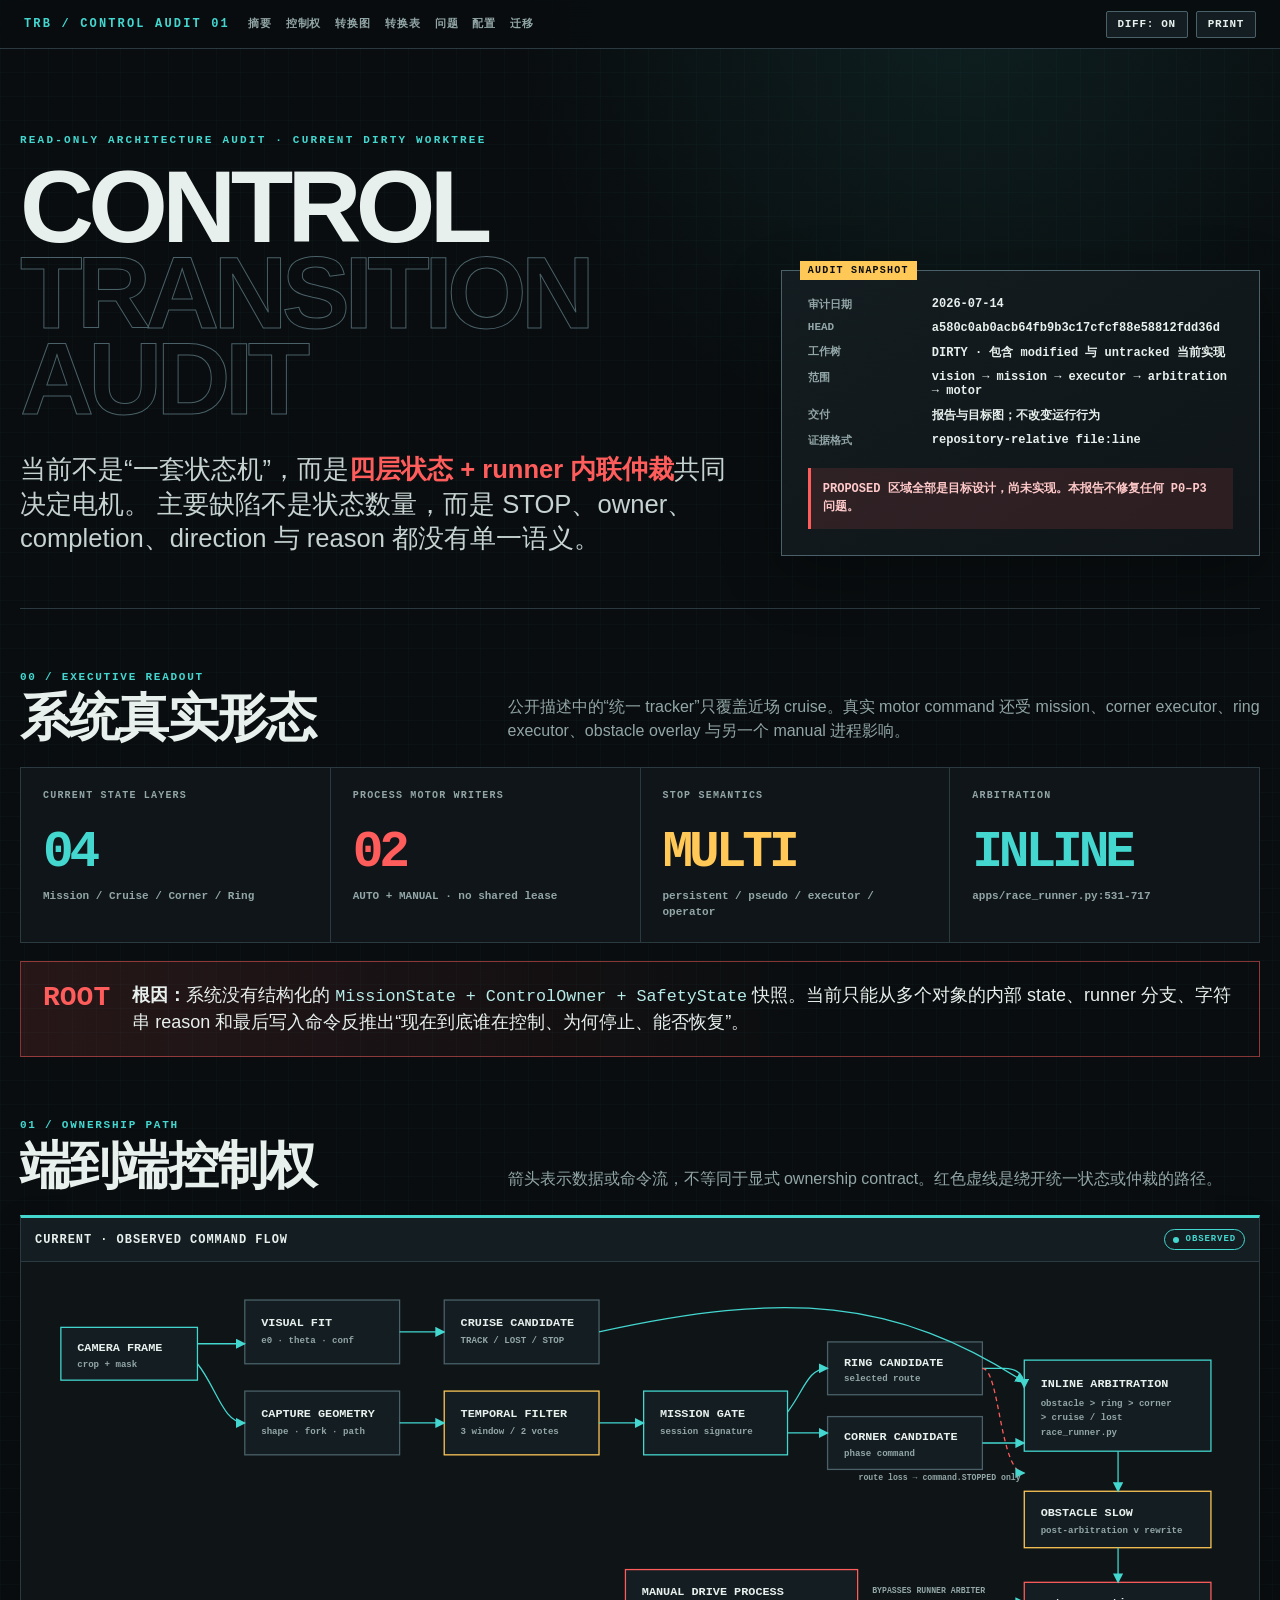
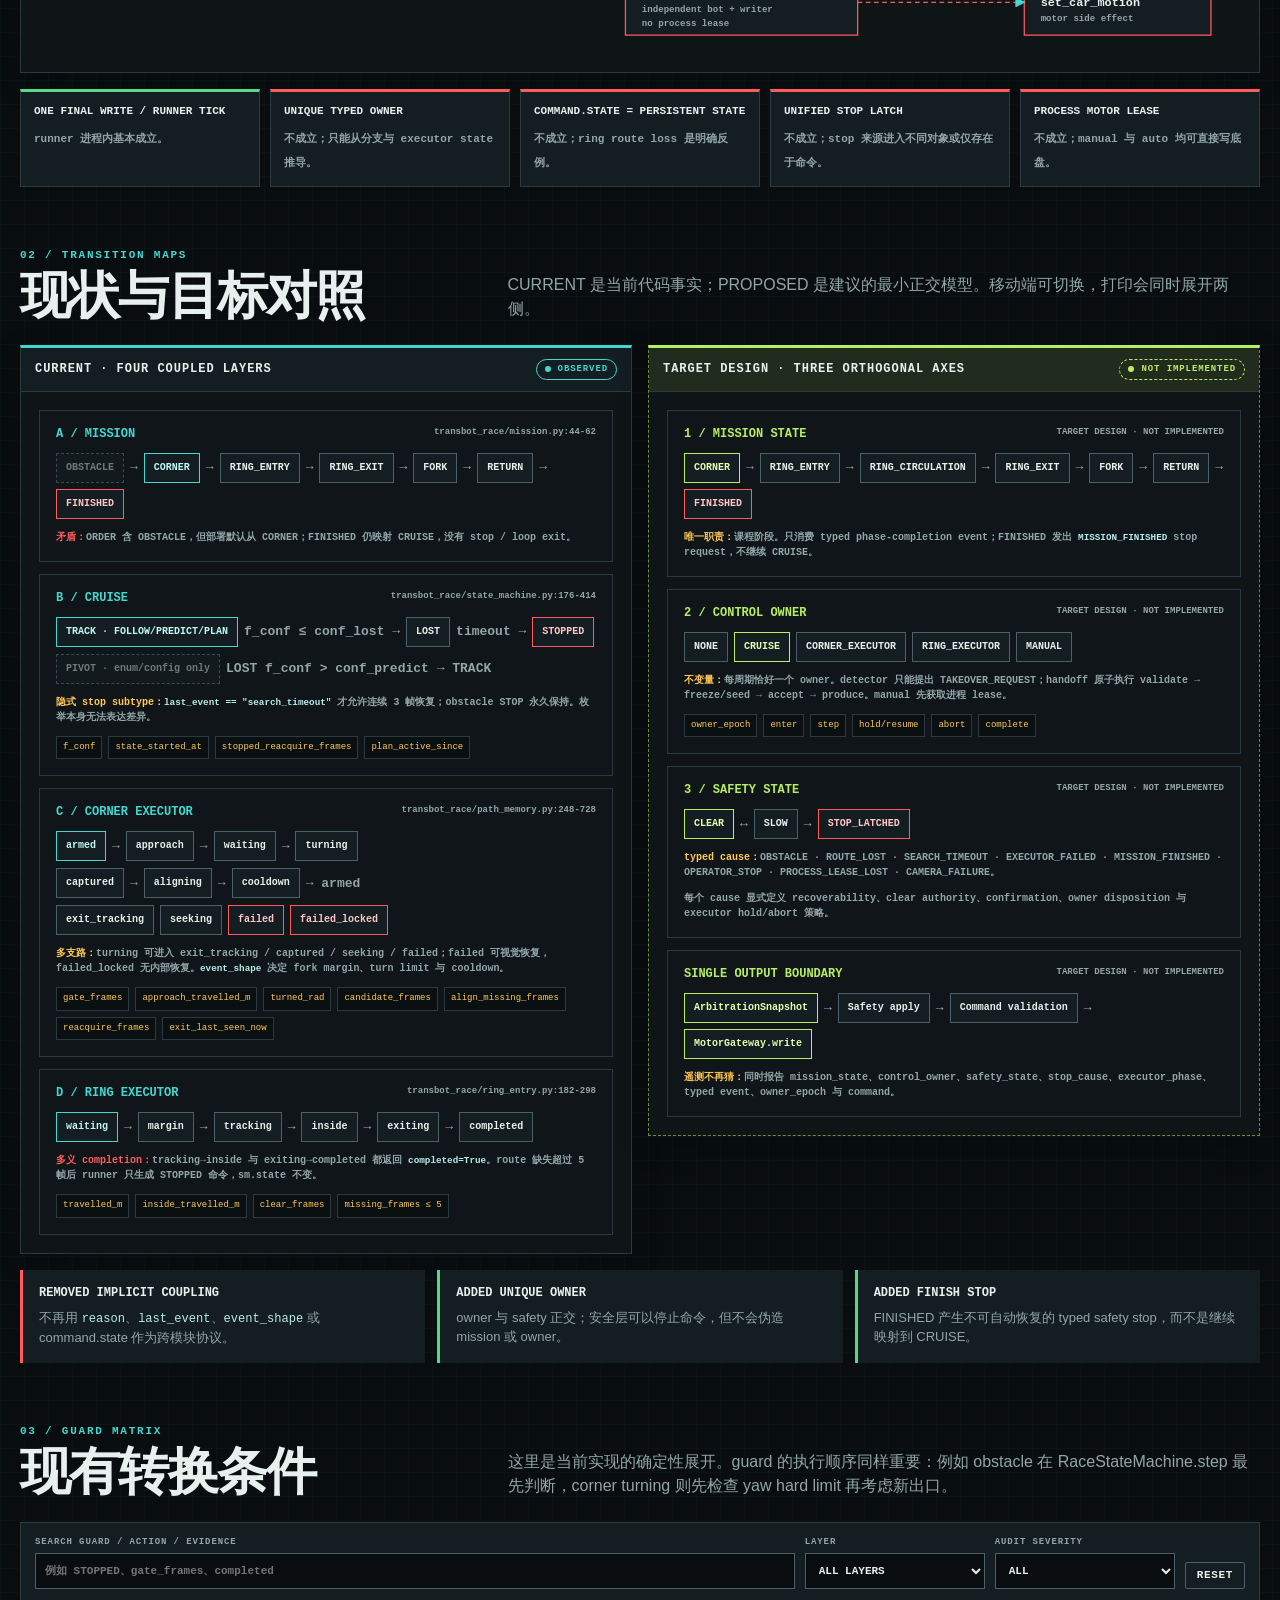
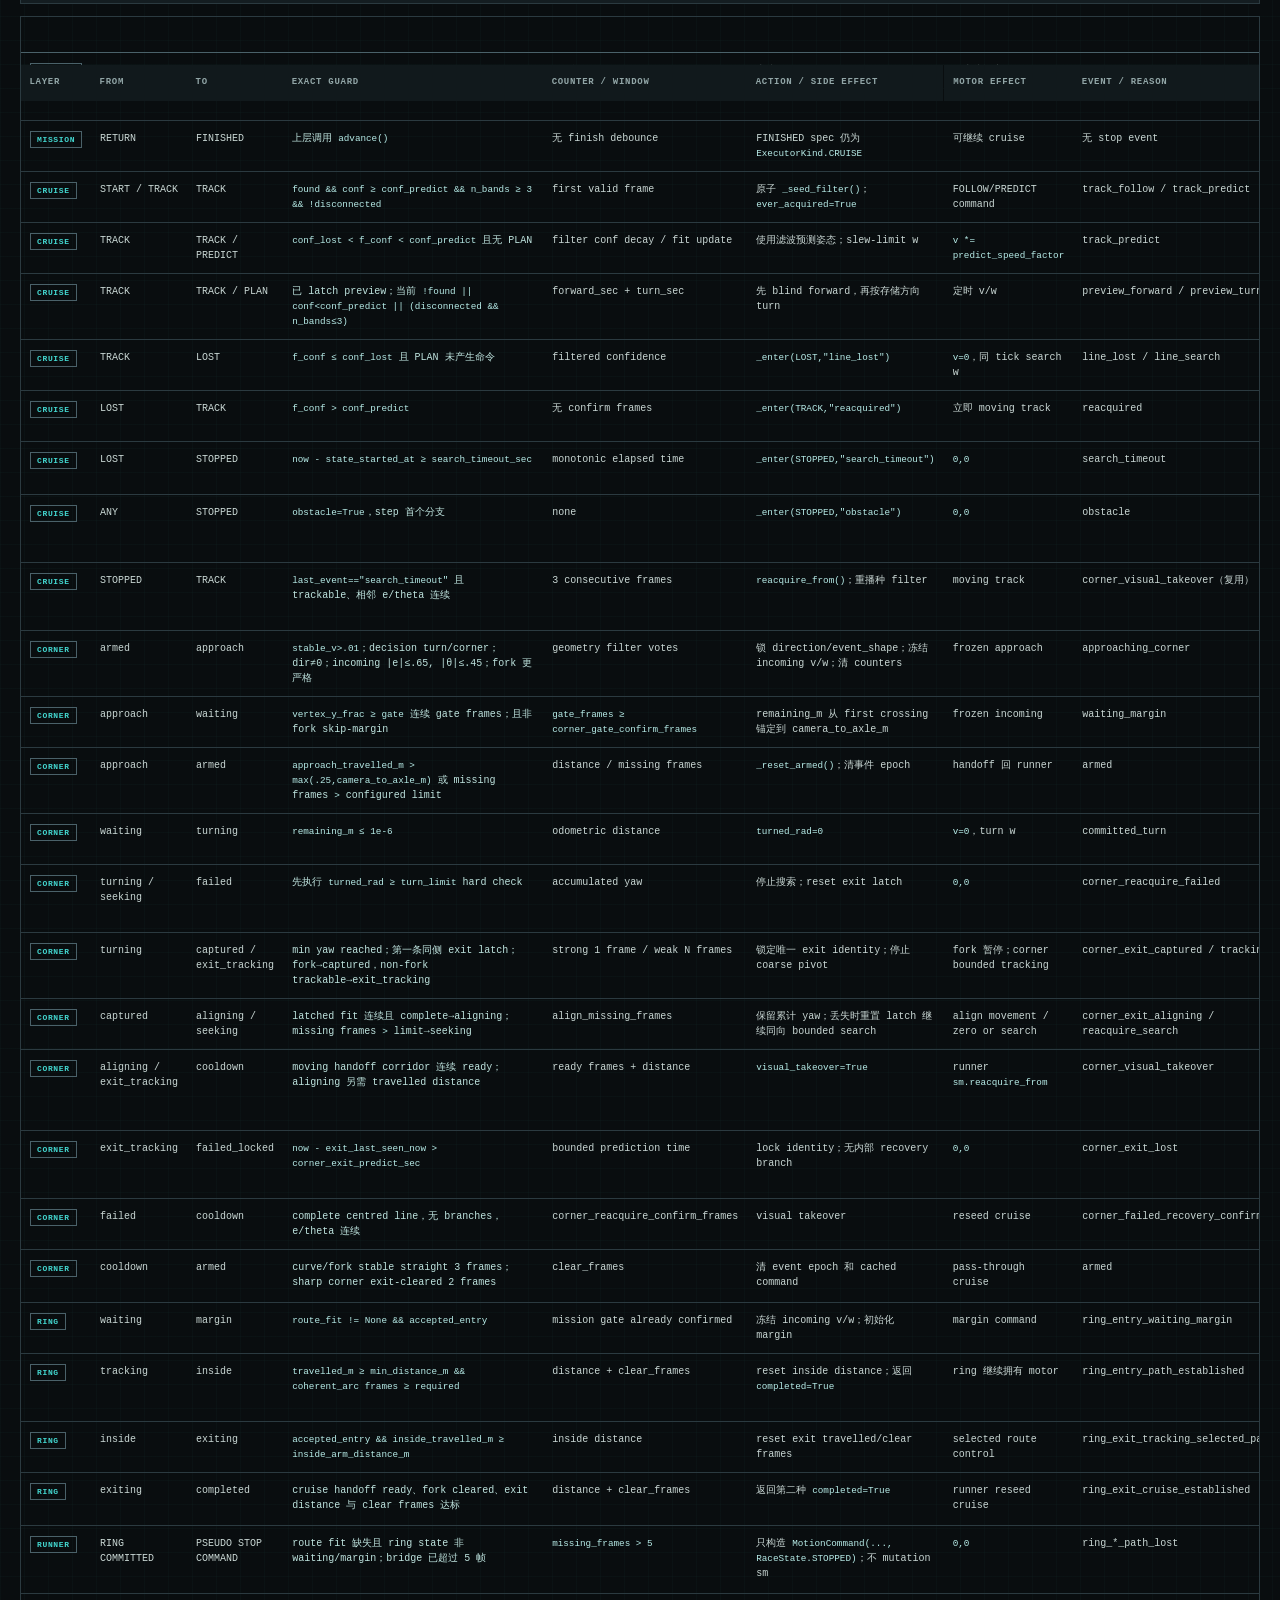
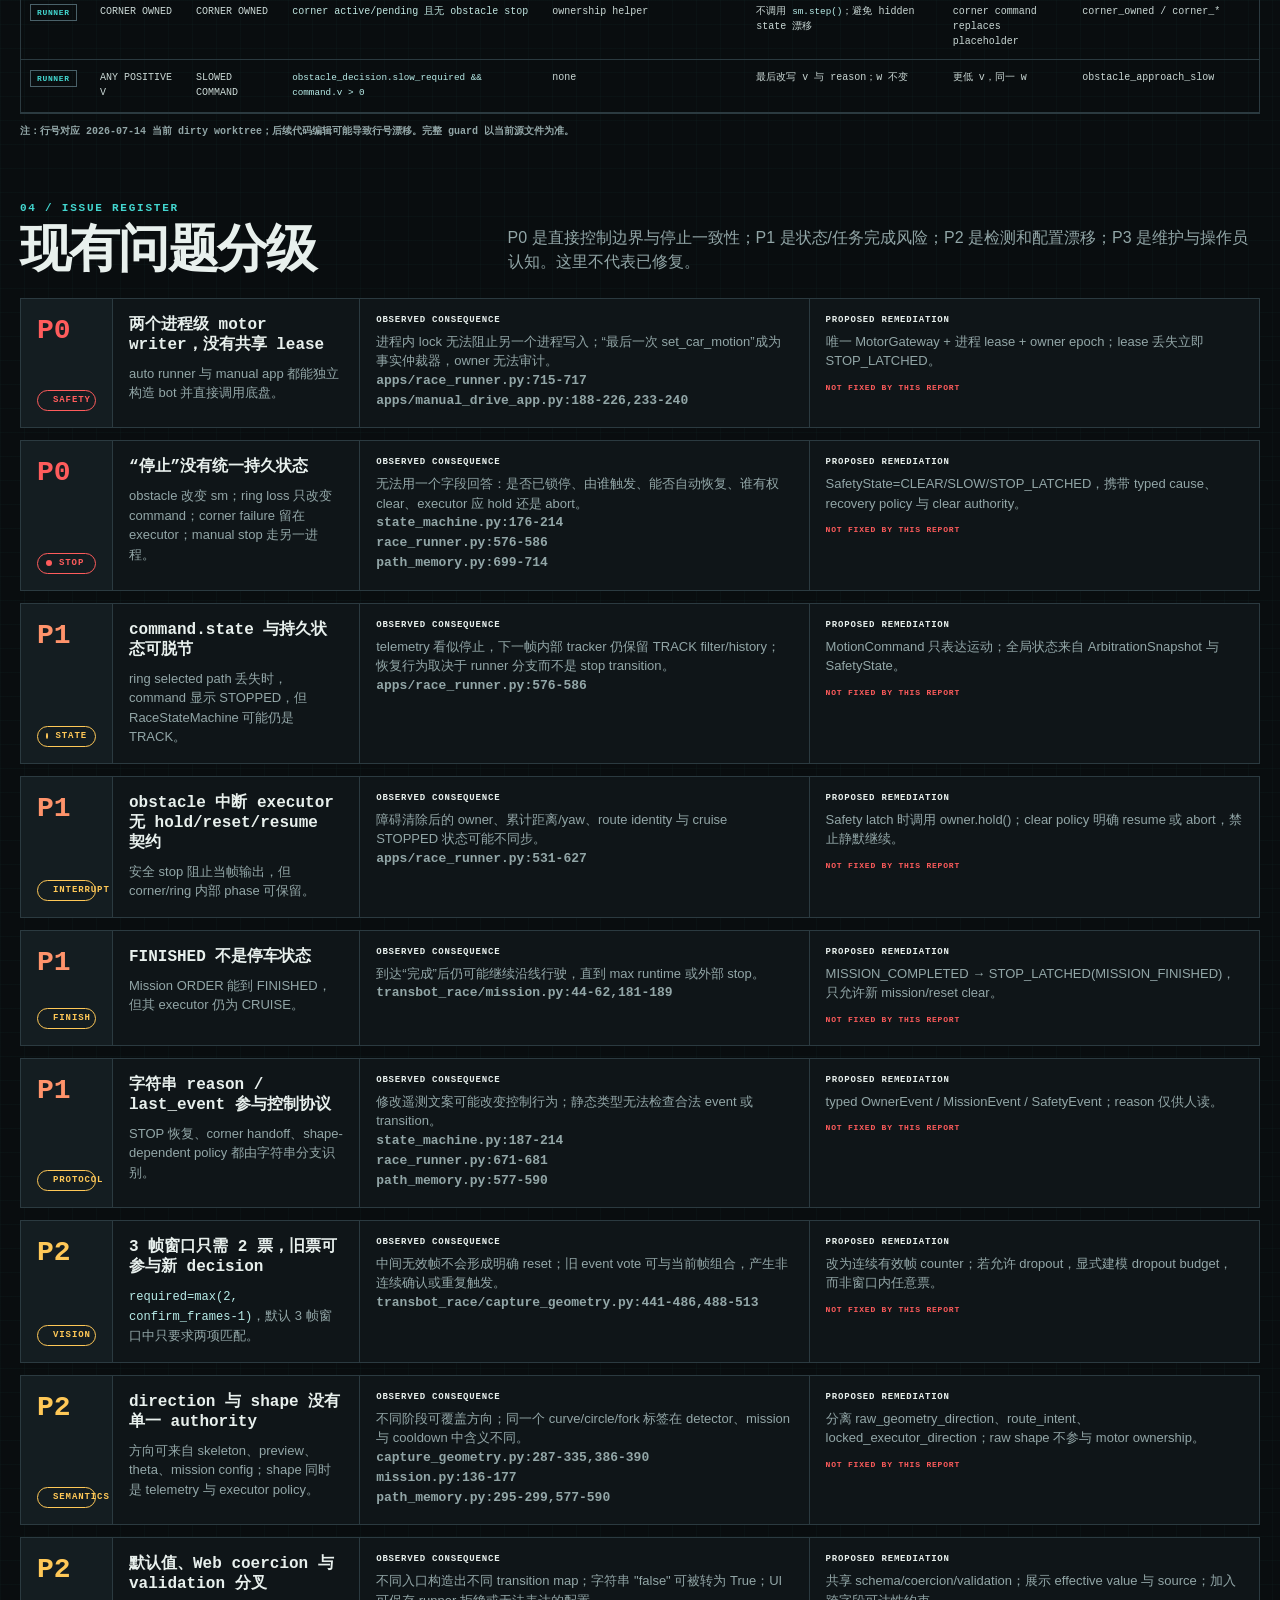
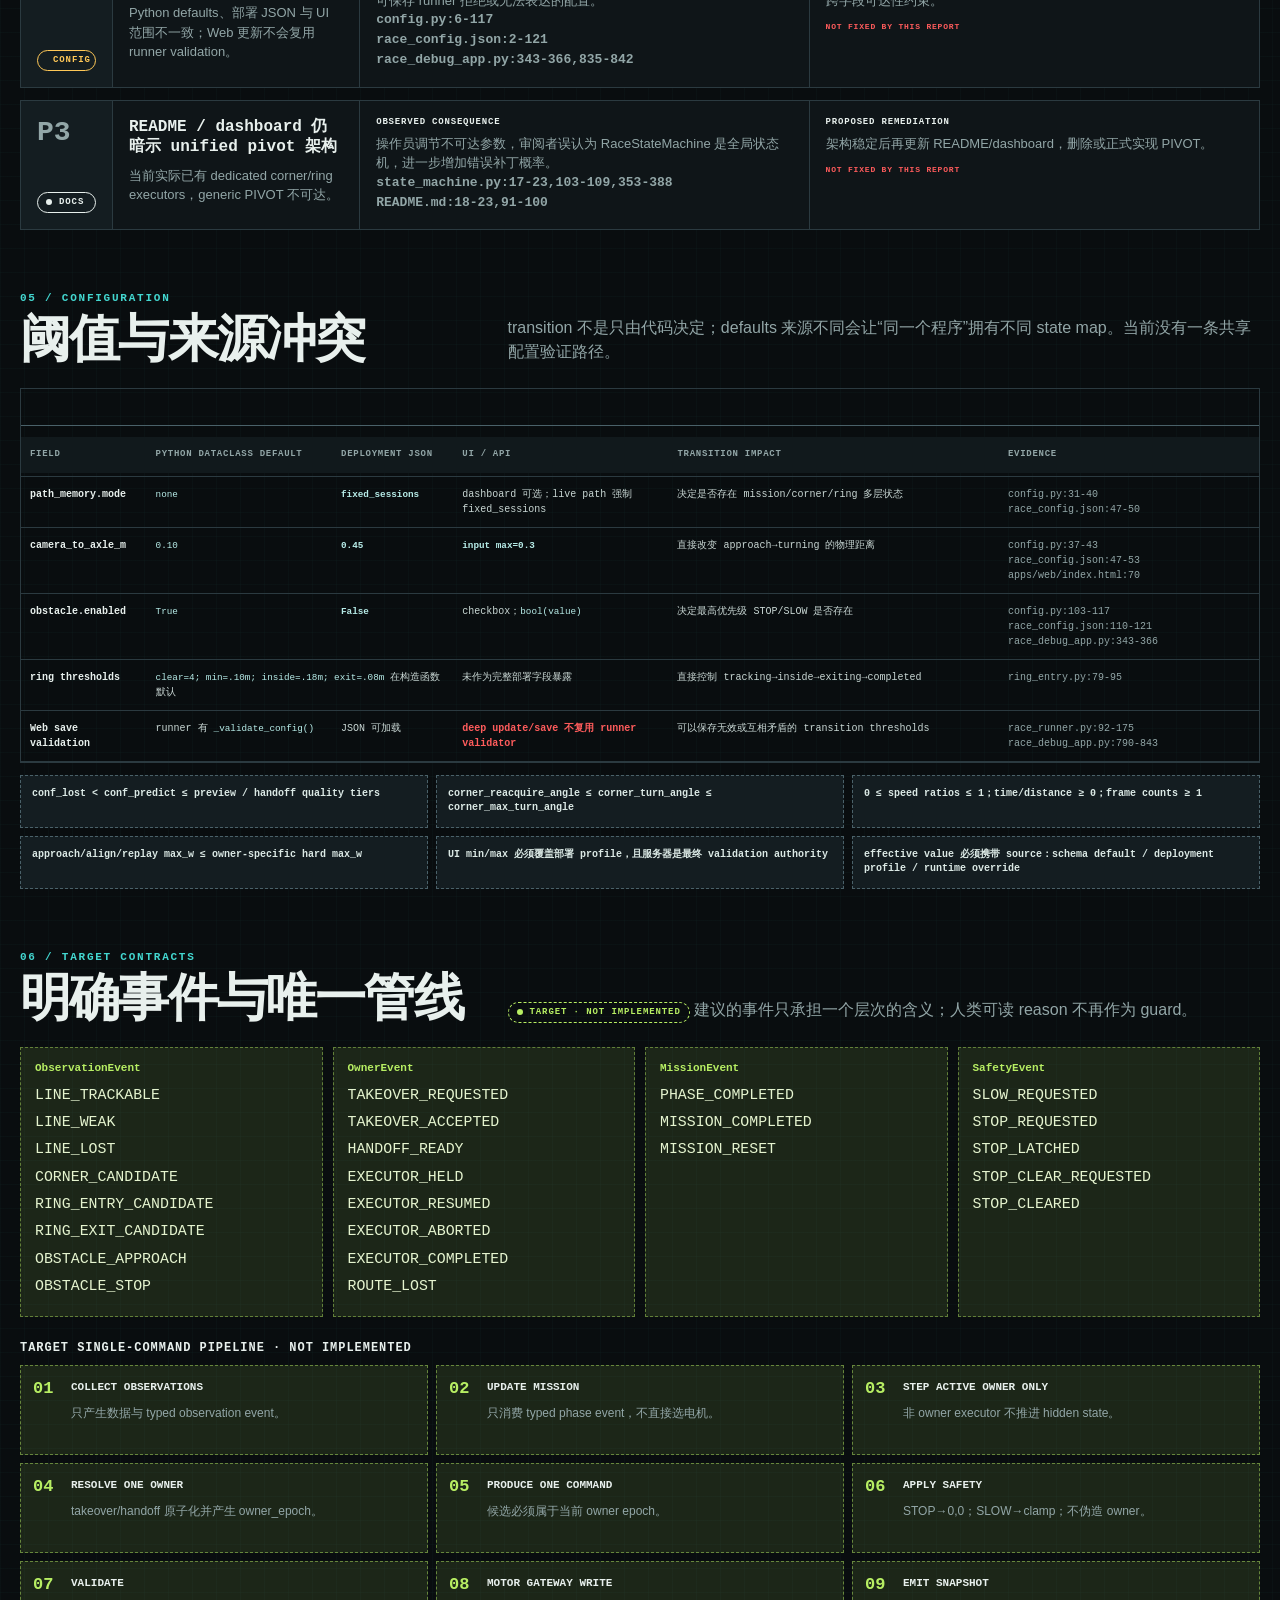
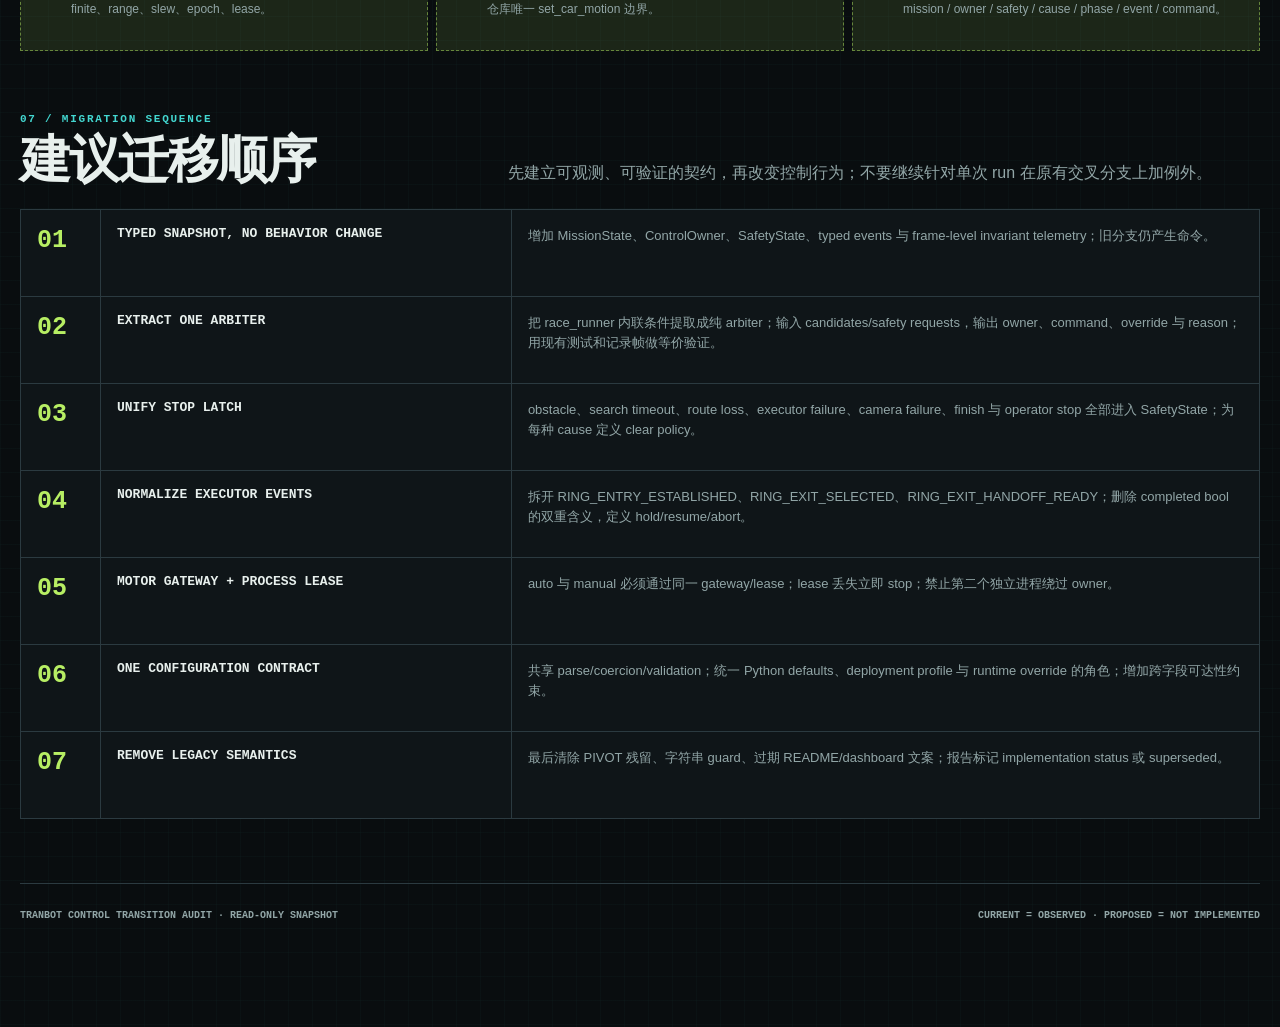
<file: docs/architecture/control_transition_audit.html>
<!doctype html>
<html lang="zh-CN">
<head>
  <meta charset="utf-8" />
  <meta name="viewport" content="width=device-width, initial-scale=1" />
  <meta name="color-scheme" content="dark light" />
  <title>TRANBOT 控制转换审计｜CURRENT vs PROPOSED</title>
  <style>
    :root {
      --bg: #090d0f;
      --surface: #0f1518;
      --surface-2: #141d21;
      --surface-3: #19252a;
      --line: #2b3a40;
      --line-strong: #4a6169;
      --text: #e8f0ed;
      --muted: #92a6a7;
      --current: #43d7d0;
      --current-soft: rgba(67, 215, 208, .12);
      --proposed: #b7ee63;
      --proposed-soft: rgba(183, 238, 99, .11);
      --warn: #ffc857;
      --danger: #ff5c5c;
      --danger-soft: rgba(255, 92, 92, .12);
      --purple: #c695ff;
      --ok: #57d889;
      --mono: "SFMono-Regular", "Cascadia Code", "Liberation Mono", Menlo, monospace;
      --sans: "Avenir Next Condensed", "Arial Narrow", "Noto Sans CJK SC", sans-serif;
      --radius: 2px;
      --shadow: 0 18px 55px rgba(0, 0, 0, .28);
    }

    * { box-sizing: border-box; }
    html { scroll-behavior: smooth; }
    body {
      margin: 0;
      color: var(--text);
      background:
        linear-gradient(rgba(67, 215, 208, .025) 1px, transparent 1px),
        linear-gradient(90deg, rgba(67, 215, 208, .025) 1px, transparent 1px),
        radial-gradient(circle at 75% 0%, rgba(67, 215, 208, .09), transparent 28rem),
        var(--bg);
      background-size: 24px 24px, 24px 24px, auto, auto;
      font-family: var(--sans);
      line-height: 1.5;
    }

    a { color: inherit; }
    button, input, select { font: inherit; }
    code, .mono { font-family: var(--mono); }
    code { color: #b7ece8; font-size: .93em; }

    .topbar {
      position: sticky;
      top: 0;
      z-index: 30;
      display: flex;
      align-items: center;
      gap: 18px;
      min-height: 48px;
      padding: 0 24px;
      border-bottom: 1px solid var(--line);
      background: rgba(9, 13, 15, .94);
      backdrop-filter: blur(14px);
    }
    .topbar__mark {
      color: var(--current);
      font: 800 12px/1 var(--mono);
      letter-spacing: .18em;
      white-space: nowrap;
    }
    .topbar nav { display: flex; gap: 14px; overflow-x: auto; scrollbar-width: none; }
    .topbar nav a {
      color: var(--muted);
      text-decoration: none;
      font: 700 11px/48px var(--mono);
      letter-spacing: .08em;
      white-space: nowrap;
    }
    .topbar nav a:hover, .topbar nav a:focus-visible { color: var(--text); }
    .topbar__actions { margin-left: auto; display: flex; gap: 8px; }

    .button {
      border: 1px solid var(--line-strong);
      border-radius: var(--radius);
      color: var(--text);
      background: var(--surface-2);
      padding: 7px 11px;
      cursor: pointer;
      font: 750 11px/1 var(--mono);
      letter-spacing: .06em;
    }
    .button:hover, .button:focus-visible { border-color: var(--current); outline: none; }

    main { width: min(1720px, calc(100% - 40px)); margin: 0 auto; padding-bottom: 80px; }
    section { scroll-margin-top: 70px; margin-top: 54px; }

    .hero {
      min-height: 560px;
      display: grid;
      grid-template-columns: minmax(0, 1.2fr) minmax(320px, .8fr);
      gap: 42px;
      align-items: end;
      padding: 76px 0 52px;
      border-bottom: 1px solid var(--line);
    }
    .eyebrow {
      margin: 0 0 18px;
      color: var(--current);
      font: 800 11px/1 var(--mono);
      letter-spacing: .2em;
      text-transform: uppercase;
    }
    h1 {
      margin: 0;
      max-width: 1000px;
      font-size: clamp(52px, 8vw, 118px);
      line-height: .84;
      letter-spacing: -.055em;
      font-weight: 900;
      text-transform: uppercase;
    }
    h1 span { display: block; color: transparent; -webkit-text-stroke: 1px var(--line-strong); }
    .hero__lead {
      max-width: 860px;
      margin: 30px 0 0;
      font-size: clamp(18px, 2vw, 26px);
      line-height: 1.35;
      color: #c6d3d1;
    }
    .hero__lead strong { color: var(--danger); }

    .scope-card {
      position: relative;
      border: 1px solid var(--line-strong);
      background: linear-gradient(145deg, rgba(20, 29, 33, .95), rgba(15, 21, 24, .98));
      padding: 26px;
      box-shadow: var(--shadow);
    }
    .scope-card::before {
      content: "AUDIT SNAPSHOT";
      position: absolute;
      top: -10px;
      left: 18px;
      padding: 2px 8px;
      color: var(--bg);
      background: var(--warn);
      font: 800 10px/1.5 var(--mono);
      letter-spacing: .12em;
    }
    .snapshot { display: grid; grid-template-columns: 110px 1fr; margin: 0; gap: 9px 14px; }
    .snapshot dt { color: var(--muted); font: 700 11px var(--mono); text-transform: uppercase; }
    .snapshot dd { margin: 0; overflow-wrap: anywhere; font: 600 12px var(--mono); }
    .scope-note {
      margin: 20px 0 0;
      padding: 12px;
      border-left: 3px solid var(--danger);
      color: #ffc9c9;
      background: var(--danger-soft);
      font: 700 12px/1.55 var(--mono);
    }

    .section-head {
      display: grid;
      grid-template-columns: minmax(260px, .6fr) minmax(400px, 1fr);
      gap: 36px;
      align-items: end;
      margin-bottom: 24px;
    }
    .section-index { color: var(--current); font: 800 11px var(--mono); letter-spacing: .16em; }
    h2 { margin: 6px 0 0; font-size: clamp(32px, 4vw, 58px); line-height: .98; letter-spacing: -.035em; text-transform: uppercase; }
    .section-head p { margin: 0; color: var(--muted); font-size: 16px; max-width: 860px; }

    .metrics { display: grid; grid-template-columns: repeat(4, 1fr); gap: 1px; background: var(--line); border: 1px solid var(--line); }
    .metric { min-height: 160px; padding: 22px; background: var(--surface); }
    .metric__label { color: var(--muted); font: 750 10px var(--mono); letter-spacing: .12em; }
    .metric__value { margin-top: 28px; font: 900 clamp(28px, 4vw, 55px)/.9 var(--mono); letter-spacing: -.08em; }
    .metric__note { margin-top: 14px; color: var(--muted); font: 600 11px/1.4 var(--mono); }
    .metric--danger .metric__value { color: var(--danger); }
    .metric--warn .metric__value { color: var(--warn); }
    .metric--current .metric__value { color: var(--current); }

    .finding-banner {
      display: grid;
      grid-template-columns: auto 1fr;
      gap: 22px;
      margin-top: 18px;
      padding: 20px 22px;
      border: 1px solid rgba(255, 92, 92, .5);
      background: linear-gradient(90deg, var(--danger-soft), transparent 65%);
    }
    .finding-banner__code { color: var(--danger); font: 900 28px var(--mono); }
    .finding-banner p { margin: 0; font-size: 18px; }

    .panel {
      border: 1px solid var(--line);
      background: rgba(15, 21, 24, .94);
      box-shadow: 0 10px 30px rgba(0, 0, 0, .16);
    }
    .panel__head {
      display: flex;
      align-items: center;
      justify-content: space-between;
      gap: 16px;
      min-height: 44px;
      padding: 9px 14px;
      border-bottom: 1px solid var(--line);
      background: var(--surface-2);
    }
    .panel__title { margin: 0; font: 800 12px var(--mono); letter-spacing: .08em; text-transform: uppercase; }
    .panel__body { padding: 18px; }

    .status-tag {
      display: inline-flex;
      align-items: center;
      gap: 7px;
      padding: 5px 8px;
      border: 1px solid currentColor;
      border-radius: 99px;
      font: 800 9px/1 var(--mono);
      letter-spacing: .1em;
      text-transform: uppercase;
      white-space: nowrap;
    }
    .status-tag::before { content: ""; width: 6px; height: 6px; border-radius: 50%; background: currentColor; }
    .status-tag--current { color: var(--current); }
    .status-tag--proposed { color: var(--proposed); border-style: dashed; }
    .status-tag--danger { color: var(--danger); }
    .status-tag--warn { color: var(--warn); }

    .flow-wrap { overflow-x: auto; }
    .flow-svg { display: block; min-width: 1120px; width: 100%; height: auto; }
    .svg-node { fill: var(--surface-2); stroke: var(--line-strong); stroke-width: 1.4; }
    .svg-node.current { stroke: var(--current); }
    .svg-node.warn { stroke: var(--warn); }
    .svg-node.danger { stroke: var(--danger); }
    .svg-node.proposed { stroke: var(--proposed); stroke-dasharray: 7 4; }
    .svg-title { fill: var(--text); font: 800 13px var(--mono); }
    .svg-sub { fill: var(--muted); font: 600 10px var(--mono); }
    .svg-edge { fill: none; stroke: var(--line-strong); stroke-width: 1.4; marker-end: url(#arrow-current); }
    .svg-edge.current { stroke: var(--current); }
    .svg-edge.danger { stroke: var(--danger); stroke-dasharray: 5 4; }
    .svg-edge.proposed { stroke: var(--proposed); stroke-dasharray: 7 4; marker-end: url(#arrow-proposed); }
    .svg-label { fill: var(--muted); font: 650 9px var(--mono); }

    .invariant-grid { display: grid; grid-template-columns: repeat(5, 1fr); gap: 10px; margin-top: 16px; }
    .invariant { padding: 13px; border: 1px solid var(--line); background: var(--surface-2); min-height: 92px; }
    .invariant strong { display: block; margin-bottom: 8px; font: 800 11px var(--mono); }
    .invariant span { color: var(--muted); font: 600 11px/1.45 var(--mono); }
    .invariant.bad { border-top: 3px solid var(--danger); }
    .invariant.good { border-top: 3px solid var(--ok); }

    .comparison-controls { display: none; gap: 8px; margin-bottom: 12px; }
    .comparison-controls [aria-selected="true"] { color: var(--bg); background: var(--current); border-color: var(--current); }
    .comparison-grid { display: grid; grid-template-columns: 1fr 1fr; gap: 16px; align-items: start; }
    .comparison-grid > .panel { min-width: 0; }
    .panel--current { border-top: 3px solid var(--current); }
    .panel--proposed { border: 1px dashed rgba(183, 238, 99, .55); border-top: 3px solid var(--proposed); }
    .panel--proposed .panel__head { background: var(--proposed-soft); }

    .layer-stack { display: grid; gap: 12px; }
    .layer {
      position: relative;
      padding: 16px;
      border: 1px solid var(--line);
      background: var(--surface);
    }
    .layer__meta { display: flex; justify-content: space-between; gap: 10px; margin-bottom: 12px; }
    .layer__name { font: 900 12px var(--mono); color: var(--current); }
    .panel--proposed .layer__name { color: var(--proposed); }
    .layer__file { color: var(--muted); font: 600 9px var(--mono); text-align: right; }
    .state-row { display: flex; align-items: center; flex-wrap: wrap; gap: 6px; }
    .state {
      display: inline-flex;
      align-items: center;
      min-height: 30px;
      padding: 6px 9px;
      border: 1px solid var(--line-strong);
      background: var(--surface-2);
      font: 750 10px/1.2 var(--mono);
    }
    .state.hot { border-color: var(--current); color: #bff8f5; }
    .state.stop { border-color: var(--danger); color: #ffc6c6; }
    .state.dead { border-style: dashed; color: var(--muted); opacity: .7; }
    .panel--proposed .state.hot { border-color: var(--proposed); color: #e0ffb0; }
    .arrow { color: var(--muted); font: 800 13px var(--mono); }
    .branch-note { margin: 11px 0 0; color: var(--muted); font: 600 10px/1.5 var(--mono); }
    .branch-note strong { color: var(--warn); }
    .branch-note.danger strong { color: var(--danger); }
    .counter-strip { display: flex; flex-wrap: wrap; gap: 6px; margin-top: 11px; }
    .counter-strip code { padding: 4px 6px; border: 1px solid var(--line); background: #0a1012; color: var(--warn); font-size: 9px; }

    .callout-grid { display: grid; grid-template-columns: repeat(3, 1fr); gap: 12px; margin-top: 16px; }
    .callout { padding: 16px; border-left: 3px solid var(--warn); background: var(--surface-2); }
    .callout--danger { border-color: var(--danger); }
    .callout--ok { border-color: var(--ok); }
    .callout h3 { margin: 0 0 8px; font: 850 12px var(--mono); }
    .callout p { margin: 0; color: var(--muted); font-size: 13px; }

    .filters {
      display: grid;
      grid-template-columns: minmax(220px, 1fr) 180px 180px auto;
      gap: 10px;
      align-items: end;
      margin-bottom: 12px;
      padding: 14px;
      border: 1px solid var(--line);
      background: var(--surface-2);
    }
    .filter-field label { display: block; margin-bottom: 6px; color: var(--muted); font: 700 9px var(--mono); letter-spacing: .1em; }
    .filter-field input, .filter-field select {
      width: 100%; min-height: 36px; padding: 7px 9px;
      border: 1px solid var(--line-strong); border-radius: 0;
      color: var(--text); background: var(--bg); font: 650 11px var(--mono);
    }
    .filter-field input:focus, .filter-field select:focus { outline: 1px solid var(--current); border-color: var(--current); }

    .table-wrap { overflow-x: auto; border: 1px solid var(--line); }
    table { width: 100%; border-collapse: collapse; font-family: var(--mono); font-size: 10px; }
    th {
      position: sticky; top: 48px; z-index: 4;
      padding: 11px 9px; text-align: left; white-space: nowrap;
      color: var(--muted); background: #11191c; border-bottom: 1px solid var(--line-strong);
      font-size: 9px; letter-spacing: .08em; text-transform: uppercase;
    }
    td { vertical-align: top; padding: 10px 9px; border-bottom: 1px solid var(--line); color: #c9d7d4; }
    tr:hover td { background: rgba(67, 215, 208, .035); }
    tr[hidden] { display: none; }
    td.guard { min-width: 260px; color: #bfe4df; }
    td.evidence { min-width: 260px; color: var(--muted); overflow-wrap: anywhere; }
    td.action { min-width: 180px; }
    .layer-chip, .severity-chip {
      display: inline-block; padding: 3px 6px; border: 1px solid var(--line-strong);
      font: 800 8px var(--mono); letter-spacing: .08em; white-space: nowrap;
    }
    .layer-chip { color: var(--current); }
    .severity-chip.p0 { color: var(--danger); border-color: var(--danger); }
    .severity-chip.p1 { color: #ff936b; border-color: #ff936b; }
    .severity-chip.p2 { color: var(--warn); border-color: var(--warn); }
    .severity-chip.p3 { color: var(--muted); }

    .issue-list { display: grid; gap: 12px; }
    .issue {
      display: grid;
      grid-template-columns: 92px minmax(220px, .55fr) minmax(300px, 1fr) minmax(300px, 1fr);
      gap: 0;
      border: 1px solid var(--line);
      background: var(--surface);
    }
    .issue > div { padding: 16px; border-right: 1px solid var(--line); }
    .issue > div:last-child { border-right: 0; }
    .issue__sev { display: flex; flex-direction: column; justify-content: space-between; background: var(--surface-2); }
    .issue__sev strong { font: 900 28px var(--mono); }
    .issue.p0 .issue__sev strong { color: var(--danger); }
    .issue.p1 .issue__sev strong { color: #ff936b; }
    .issue.p2 .issue__sev strong { color: var(--warn); }
    .issue.p3 .issue__sev strong { color: var(--muted); }
    .issue__title h3 { margin: 0 0 9px; font: 850 16px/1.25 var(--mono); }
    .issue__title p, .issue__detail p, .issue__fix p { margin: 0; color: var(--muted); font-size: 13px; }
    .issue__detail strong, .issue__fix strong { display: block; margin-bottom: 7px; color: var(--text); font: 800 9px var(--mono); letter-spacing: .09em; }
    .not-fixed { display: inline-block; margin-top: 12px; color: var(--danger); font: 800 8px var(--mono); letter-spacing: .1em; }

    .config-table td:first-child { color: var(--text); font-weight: 800; }
    .mismatch { color: var(--danger); font-weight: 800; }
    .constraint-grid { display: grid; grid-template-columns: repeat(3, 1fr); gap: 8px; margin-top: 12px; }
    .constraint { padding: 11px; border: 1px dashed var(--line-strong); color: #dbe9e5; background: var(--surface-2); font: 650 10px/1.45 var(--mono); }

    .event-grid { display: grid; grid-template-columns: repeat(4, 1fr); gap: 10px; }
    .event-group { border: 1px dashed rgba(183, 238, 99, .45); background: var(--proposed-soft); padding: 14px; }
    .event-group h3 { margin: 0 0 10px; color: var(--proposed); font: 850 11px var(--mono); }
    .event-group code { display: block; color: #e5f4cf; margin: 5px 0; }

    .pipeline { counter-reset: pipe; display: grid; grid-template-columns: repeat(3, 1fr); gap: 8px; }
    .pipeline__step {
      position: relative; min-height: 90px; padding: 15px 14px 14px 50px;
      border: 1px dashed rgba(183, 238, 99, .48); background: var(--proposed-soft);
    }
    .pipeline__step::before {
      counter-increment: pipe; content: counter(pipe, decimal-leading-zero);
      position: absolute; left: 12px; top: 13px; color: var(--proposed); font: 900 17px var(--mono);
    }
    .pipeline__step strong { display: block; margin-bottom: 7px; font: 800 11px var(--mono); }
    .pipeline__step span { color: var(--muted); font-size: 12px; }

    .migration { counter-reset: migrate; display: grid; gap: 1px; background: var(--line); border: 1px solid var(--line); }
    .migration__row {
      counter-increment: migrate;
      display: grid; grid-template-columns: 80px minmax(220px, .55fr) minmax(380px, 1fr);
      background: var(--surface); min-height: 86px;
    }
    .migration__row > div { padding: 16px; border-right: 1px solid var(--line); }
    .migration__row > div:last-child { border: 0; }
    .migration__phase::before { content: "0" counter(migrate); color: var(--proposed); font: 900 25px var(--mono); }
    .migration__title { font: 850 13px var(--mono); }
    .migration__detail { color: var(--muted); font-size: 13px; }

    .evidence-note { color: var(--muted); font: 600 10px/1.55 var(--mono); }
    .foot {
      margin-top: 64px; padding: 26px 0; border-top: 1px solid var(--line);
      display: flex; justify-content: space-between; gap: 24px; color: var(--muted); font: 650 10px var(--mono);
    }
    .js-off-note { display: none; }

    @media (max-width: 1150px) {
      .hero { grid-template-columns: 1fr; min-height: auto; }
      .metrics { grid-template-columns: 1fr 1fr; }
      .invariant-grid { grid-template-columns: repeat(2, 1fr); }
      .callout-grid, .constraint-grid { grid-template-columns: 1fr; }
      .issue { grid-template-columns: 76px 1fr 1fr; }
      .issue__fix { grid-column: 2 / -1; border-top: 1px solid var(--line); }
      .event-grid { grid-template-columns: 1fr 1fr; }
      .pipeline { grid-template-columns: 1fr 1fr; }
    }

    @media (max-width: 760px) {
      .topbar { padding: 0 12px; }
      .topbar nav { display: none; }
      .topbar__actions .button:first-child { display: none; }
      main { width: min(100% - 22px, 1720px); }
      .hero { padding-top: 48px; }
      h1 { font-size: clamp(48px, 17vw, 78px); }
      .section-head { grid-template-columns: 1fr; gap: 12px; }
      .metrics { grid-template-columns: 1fr; }
      .metric { min-height: 120px; }
      .comparison-controls { display: flex; }
      .comparison-grid { grid-template-columns: 1fr; }
      .comparison-grid[data-active="current"] > [data-view="proposed"],
      .comparison-grid[data-active="proposed"] > [data-view="current"] { display: none; }
      .invariant-grid, .event-grid, .pipeline { grid-template-columns: 1fr; }
      .filters { grid-template-columns: 1fr 1fr; }
      .filter-field:first-child { grid-column: 1 / -1; }
      .issue { grid-template-columns: 64px 1fr; }
      .issue__detail, .issue__fix { grid-column: 1 / -1; border-top: 1px solid var(--line); }
      .migration__row { grid-template-columns: 58px 1fr; }
      .migration__detail { grid-column: 1 / -1; border-top: 1px solid var(--line); }
      .foot { flex-direction: column; }
    }

    @media print {
      :root { --bg: #fff; --surface: #fff; --surface-2: #f1f4f3; --surface-3: #e8edeb; --line: #bdc6c3; --line-strong: #65726e; --text: #111; --muted: #4b5653; --current: #006b68; --proposed: #426800; --danger: #a60000; --warn: #8b5d00; --danger-soft: #fff0f0; --current-soft: #eefafa; --proposed-soft: #f4fae9; }
      body { background: #fff; color: #111; font-size: 9pt; }
      .topbar, .comparison-controls, .filters, .button { display: none !important; }
      main { width: 100%; margin: 0; padding: 0; }
      .hero { min-height: auto; padding: 16mm 0 8mm; break-after: page; }
      h1 { font-size: 54pt; }
      section { margin-top: 8mm; scroll-margin-top: 0; }
      .comparison-grid { grid-template-columns: 1fr; }
      .comparison-grid > [data-view] { display: block !important; }
      .panel, .layer, .issue, .callout, .metric, .migration__row { break-inside: avoid; box-shadow: none; }
      .panel--proposed { break-before: page; }
      .flow-wrap, .table-wrap { overflow: visible; }
      .flow-svg { min-width: 0; }
      th { position: static; }
      tr[hidden] { display: table-row !important; }
      .metrics { grid-template-columns: repeat(4, 1fr); }
      .metric { min-height: 30mm; }
      .issue { grid-template-columns: 20mm 1fr 1fr 1fr; }
      .issue__fix { grid-column: auto; border-top: 0; }
      a { text-decoration: none; }
      .foot { margin-top: 8mm; }
    }
  </style>
</head>
<body>
  <header class="topbar">
    <div class="topbar__mark">TRB / CONTROL AUDIT 01</div>
    <nav aria-label="报告目录">
      <a href="#executive-summary">摘要</a>
      <a href="#ownership-flow">控制权</a>
      <a href="#map-comparison">转换图</a>
      <a href="#current-transition-table">转换表</a>
      <a href="#issues">问题</a>
      <a href="#config-conflicts">配置</a>
      <a href="#migration">迁移</a>
    </nav>
    <div class="topbar__actions">
      <button class="button" type="button" id="differenceToggle" aria-pressed="true">DIFF: ON</button>
      <button class="button" type="button" id="printButton">PRINT</button>
    </div>
  </header>

  <main>
    <header class="hero" id="executive-summary">
      <div>
        <p class="eyebrow">Read-only architecture audit · Current dirty worktree</p>
        <h1>Control<span>Transition Audit</span></h1>
        <p class="hero__lead">
          当前不是“一套状态机”，而是<strong>四层状态 + runner 内联仲裁</strong>共同决定电机。
          主要缺陷不是状态数量，而是 STOP、owner、completion、direction 与 reason 都没有单一语义。
        </p>
      </div>
      <aside class="scope-card" aria-label="审计快照">
        <dl class="snapshot">
          <dt>审计日期</dt><dd>2026-07-14</dd>
          <dt>HEAD</dt><dd>a580c0ab0acb64fb9b3c17cfcf88e58812fdd36d</dd>
          <dt>工作树</dt><dd>DIRTY · 包含 modified 与 untracked 当前实现</dd>
          <dt>范围</dt><dd>vision → mission → executor → arbitration → motor</dd>
          <dt>交付</dt><dd>报告与目标图；不改变运行行为</dd>
          <dt>证据格式</dt><dd>repository-relative file:line</dd>
        </dl>
        <p class="scope-note">PROPOSED 区域全部是目标设计，尚未实现。本报告不修复任何 P0–P3 问题。</p>
      </aside>
    </header>

    <section aria-labelledby="summary-title">
      <div class="section-head">
        <div><span class="section-index">00 / EXECUTIVE READOUT</span><h2 id="summary-title">系统真实形态</h2></div>
        <p>公开描述中的“统一 tracker”只覆盖近场 cruise。真实 motor command 还受 mission、corner executor、ring executor、obstacle overlay 与另一个 manual 进程影响。</p>
      </div>
      <div class="metrics">
        <article class="metric metric--current"><div class="metric__label">CURRENT STATE LAYERS</div><div class="metric__value">04</div><div class="metric__note">Mission / Cruise / Corner / Ring</div></article>
        <article class="metric metric--danger"><div class="metric__label">PROCESS MOTOR WRITERS</div><div class="metric__value">02</div><div class="metric__note">AUTO + MANUAL · no shared lease</div></article>
        <article class="metric metric--warn"><div class="metric__label">STOP SEMANTICS</div><div class="metric__value">MULTI</div><div class="metric__note">persistent / pseudo / executor / operator</div></article>
        <article class="metric metric--current"><div class="metric__label">ARBITRATION</div><div class="metric__value">INLINE</div><div class="metric__note">apps/race_runner.py:531-717</div></article>
      </div>
      <div class="finding-banner">
        <div class="finding-banner__code">ROOT</div>
        <p><strong>根因：</strong>系统没有结构化的 <code>MissionState + ControlOwner + SafetyState</code> 快照。当前只能从多个对象的内部 state、runner 分支、字符串 reason 和最后写入命令反推出“现在到底谁在控制、为何停止、能否恢复”。</p>
      </div>
    </section>

    <section id="ownership-flow" aria-labelledby="ownership-title">
      <div class="section-head">
        <div><span class="section-index">01 / OWNERSHIP PATH</span><h2 id="ownership-title">端到端控制权</h2></div>
        <p>箭头表示数据或命令流，不等同于显式 ownership contract。红色虚线是绕开统一状态或仲裁的路径。</p>
      </div>
      <article class="panel panel--current">
        <div class="panel__head"><h3 class="panel__title">CURRENT · OBSERVED COMMAND FLOW</h3><span class="status-tag status-tag--current">Observed</span></div>
        <div class="panel__body flow-wrap">
          <svg class="flow-svg" viewBox="0 0 1320 410" role="img" aria-labelledby="ownership-svg-title ownership-svg-desc">
            <title id="ownership-svg-title">当前数据、控制候选与电机写入路径</title>
            <desc id="ownership-svg-desc">摄像头同时进入普通视觉与几何视觉。mission gate 后，ring、corner 和 cruise 候选由 race runner 内联仲裁，obstacle 最后覆盖速度；manual drive 在另一个进程直接写电机。</desc>
            <defs>
              <marker id="arrow-current" markerWidth="8" markerHeight="8" refX="7" refY="4" orient="auto"><path d="M0,0 L8,4 L0,8 z" fill="#43d7d0" /></marker>
              <marker id="arrow-proposed" markerWidth="8" markerHeight="8" refX="7" refY="4" orient="auto"><path d="M0,0 L8,4 L0,8 z" fill="#b7ee63" /></marker>
            </defs>
            <rect class="svg-node current" x="24" y="52" width="150" height="58" /><text class="svg-title" x="42" y="78">CAMERA FRAME</text><text class="svg-sub" x="42" y="96">crop + mask</text>
            <rect class="svg-node" x="226" y="22" width="170" height="70" /><text class="svg-title" x="244" y="50">VISUAL FIT</text><text class="svg-sub" x="244" y="69">e0 · theta · conf</text>
            <rect class="svg-node" x="226" y="122" width="170" height="70" /><text class="svg-title" x="244" y="150">CAPTURE GEOMETRY</text><text class="svg-sub" x="244" y="169">shape · fork · path</text>
            <rect class="svg-node warn" x="445" y="122" width="170" height="70" /><text class="svg-title" x="463" y="150">TEMPORAL FILTER</text><text class="svg-sub" x="463" y="169">3 window / 2 votes</text>
            <rect class="svg-node current" x="664" y="122" width="158" height="70" /><text class="svg-title" x="682" y="150">MISSION GATE</text><text class="svg-sub" x="682" y="169">session signature</text>
            <rect class="svg-node" x="445" y="22" width="170" height="70" /><text class="svg-title" x="463" y="50">CRUISE CANDIDATE</text><text class="svg-sub" x="463" y="69">TRACK / LOST / STOP</text>
            <rect class="svg-node" x="866" y="68" width="170" height="58" /><text class="svg-title" x="884" y="94">RING CANDIDATE</text><text class="svg-sub" x="884" y="111">selected route</text>
            <rect class="svg-node" x="866" y="150" width="170" height="58" /><text class="svg-title" x="884" y="176">CORNER CANDIDATE</text><text class="svg-sub" x="884" y="193">phase command</text>
            <rect class="svg-node current" x="1082" y="88" width="205" height="100" /><text class="svg-title" x="1100" y="117">INLINE ARBITRATION</text><text class="svg-sub" x="1100" y="138">obstacle &gt; ring &gt; corner</text><text class="svg-sub" x="1100" y="154">&gt; cruise / lost</text><text class="svg-sub" x="1100" y="170">race_runner.py</text>
            <rect class="svg-node warn" x="1082" y="232" width="205" height="62" /><text class="svg-title" x="1100" y="259">OBSTACLE SLOW</text><text class="svg-sub" x="1100" y="278">post-arbitration v rewrite</text>
            <rect class="svg-node danger" x="1082" y="332" width="205" height="58" /><text class="svg-title" x="1100" y="358">set_car_motion</text><text class="svg-sub" x="1100" y="375">motor side effect</text>
            <rect class="svg-node danger" x="644" y="318" width="255" height="72" /><text class="svg-title" x="662" y="346">MANUAL DRIVE PROCESS</text><text class="svg-sub" x="662" y="365">independent bot + writer</text><text class="svg-sub" x="662" y="380">no process lease</text>

            <path class="svg-edge current" d="M174 70 H226" /><path class="svg-edge current" d="M174 92 C195 118 202 157 226 157" />
            <path class="svg-edge current" d="M396 57 H445" /><path class="svg-edge current" d="M396 157 H445" /><path class="svg-edge current" d="M615 157 H664" />
            <path class="svg-edge current" d="M822 145 C840 122 844 97 866 97" /><path class="svg-edge current" d="M822 168 H866" />
            <path class="svg-edge current" d="M615 57 C820 12 940 20 1082 112" />
            <path class="svg-edge current" d="M1036 97 H1060 Q1082 97 1082 118" /><path class="svg-edge current" d="M1036 179 H1082" />
            <path class="svg-edge current" d="M1185 188 V232" /><path class="svg-edge current" d="M1185 294 V332" />
            <path class="svg-edge danger" d="M899 354 H1082" />
            <text class="svg-label" x="915" y="344">BYPASSES RUNNER ARBITER</text>
            <path class="svg-edge danger" d="M1036 97 C1055 97 1055 212 1082 212" /><text class="svg-label" x="900" y="220">route loss → command.STOPPED only</text>
          </svg>
        </div>
      </article>
      <div class="invariant-grid" aria-label="当前 ownership 不变量检查">
        <div class="invariant good"><strong>ONE FINAL WRITE / RUNNER TICK</strong><span>runner 进程内基本成立。</span></div>
        <div class="invariant bad"><strong>UNIQUE TYPED OWNER</strong><span>不成立；只能从分支与 executor state 推导。</span></div>
        <div class="invariant bad"><strong>COMMAND.STATE = PERSISTENT STATE</strong><span>不成立；ring route loss 是明确反例。</span></div>
        <div class="invariant bad"><strong>UNIFIED STOP LATCH</strong><span>不成立；stop 来源进入不同对象或仅存在于命令。</span></div>
        <div class="invariant bad"><strong>PROCESS MOTOR LEASE</strong><span>不成立；manual 与 auto 均可直接写底盘。</span></div>
      </div>
    </section>

    <section id="map-comparison" aria-labelledby="maps-title">
      <div class="section-head">
        <div><span class="section-index">02 / TRANSITION MAPS</span><h2 id="maps-title">现状与目标对照</h2></div>
        <p>CURRENT 是当前代码事实；PROPOSED 是建议的最小正交模型。移动端可切换，打印会同时展开两侧。</p>
      </div>
      <div class="comparison-controls" role="tablist" aria-label="转换图视图">
        <button class="button" id="tab-current" type="button" role="tab" aria-selected="true" aria-controls="current-map">CURRENT</button>
        <button class="button" id="tab-proposed" type="button" role="tab" aria-selected="false" aria-controls="proposed-map">PROPOSED</button>
      </div>
      <div class="comparison-grid" id="comparisonGrid" data-active="current">
        <article class="panel panel--current" id="current-map" data-view="current" role="tabpanel" aria-labelledby="tab-current">
          <div class="panel__head"><h3 class="panel__title">CURRENT · FOUR COUPLED LAYERS</h3><span class="status-tag status-tag--current">Observed</span></div>
          <div class="panel__body layer-stack">
            <div class="layer" id="current-mission-layer">
              <div class="layer__meta"><span class="layer__name">A / MISSION</span><span class="layer__file">transbot_race/mission.py:44-62</span></div>
              <div class="state-row"><span class="state dead">OBSTACLE</span><span class="arrow">→</span><span class="state hot">CORNER</span><span class="arrow">→</span><span class="state">RING_ENTRY</span><span class="arrow">→</span><span class="state">RING_EXIT</span><span class="arrow">→</span><span class="state">FORK</span><span class="arrow">→</span><span class="state">RETURN</span><span class="arrow">→</span><span class="state stop">FINISHED</span></div>
              <p class="branch-note danger"><strong>矛盾：</strong>ORDER 含 OBSTACLE，但部署默认从 CORNER；FINISHED 仍映射 CRUISE，没有 stop / loop exit。</p>
            </div>

            <div class="layer" id="current-cruise-layer">
              <div class="layer__meta"><span class="layer__name">B / CRUISE</span><span class="layer__file">transbot_race/state_machine.py:176-414</span></div>
              <div class="state-row"><span class="state hot">TRACK · FOLLOW/PREDICT/PLAN</span><span class="arrow">f_conf ≤ conf_lost →</span><span class="state">LOST</span><span class="arrow">timeout →</span><span class="state stop">STOPPED</span></div>
              <div class="state-row" style="margin-top:7px"><span class="state dead">PIVOT · enum/config only</span><span class="arrow">LOST f_conf &gt; conf_predict → TRACK</span></div>
              <p class="branch-note"><strong>隐式 stop subtype：</strong><code>last_event == "search_timeout"</code> 才允许连续 3 帧恢复；obstacle STOP 永久保持。枚举本身无法表达差异。</p>
              <div class="counter-strip"><code>f_conf</code><code>state_started_at</code><code>stopped_reacquire_frames</code><code>plan_active_since</code></div>
            </div>

            <div class="layer" id="current-corner-layer">
              <div class="layer__meta"><span class="layer__name">C / CORNER EXECUTOR</span><span class="layer__file">transbot_race/path_memory.py:248-728</span></div>
              <div class="state-row"><span class="state hot">armed</span><span class="arrow">→</span><span class="state">approach</span><span class="arrow">→</span><span class="state">waiting</span><span class="arrow">→</span><span class="state">turning</span></div>
              <div class="state-row" style="margin-top:7px"><span class="state">captured</span><span class="arrow">→</span><span class="state">aligning</span><span class="arrow">→</span><span class="state">cooldown</span><span class="arrow">→ armed</span></div>
              <div class="state-row" style="margin-top:7px"><span class="state">exit_tracking</span><span class="state">seeking</span><span class="state stop">failed</span><span class="state stop">failed_locked</span></div>
              <p class="branch-note"><strong>多支路：</strong>turning 可进入 exit_tracking / captured / seeking / failed；failed 可视觉恢复，failed_locked 无内部恢复。<code>event_shape</code> 决定 fork margin、turn limit 与 cooldown。</p>
              <div class="counter-strip"><code>gate_frames</code><code>approach_travelled_m</code><code>turned_rad</code><code>candidate_frames</code><code>align_missing_frames</code><code>reacquire_frames</code><code>exit_last_seen_now</code></div>
            </div>

            <div class="layer" id="current-ring-layer">
              <div class="layer__meta"><span class="layer__name">D / RING EXECUTOR</span><span class="layer__file">transbot_race/ring_entry.py:182-298</span></div>
              <div class="state-row"><span class="state hot">waiting</span><span class="arrow">→</span><span class="state">margin</span><span class="arrow">→</span><span class="state">tracking</span><span class="arrow">→</span><span class="state">inside</span><span class="arrow">→</span><span class="state">exiting</span><span class="arrow">→</span><span class="state">completed</span></div>
              <p class="branch-note danger"><strong>多义 completion：</strong>tracking→inside 与 exiting→completed 都返回 <code>completed=True</code>。route 缺失超过 5 帧后 runner 只生成 STOPPED 命令，sm.state 不变。</p>
              <div class="counter-strip"><code>travelled_m</code><code>inside_travelled_m</code><code>clear_frames</code><code>missing_frames ≤ 5</code></div>
            </div>
          </div>
        </article>

        <article class="panel panel--proposed" id="proposed-map" data-view="proposed" role="tabpanel" aria-labelledby="tab-proposed">
          <div class="panel__head"><h3 class="panel__title">TARGET DESIGN · THREE ORTHOGONAL AXES</h3><span class="status-tag status-tag--proposed">Not implemented</span></div>
          <div class="panel__body layer-stack">
            <div class="layer" id="proposed-mission-layer">
              <div class="layer__meta"><span class="layer__name">1 / MISSION STATE</span><span class="layer__file">TARGET DESIGN · NOT IMPLEMENTED</span></div>
              <div class="state-row"><span class="state hot">CORNER</span><span class="arrow">→</span><span class="state">RING_ENTRY</span><span class="arrow">→</span><span class="state">RING_CIRCULATION</span><span class="arrow">→</span><span class="state">RING_EXIT</span><span class="arrow">→</span><span class="state">FORK</span><span class="arrow">→</span><span class="state">RETURN</span><span class="arrow">→</span><span class="state stop">FINISHED</span></div>
              <p class="branch-note"><strong>唯一职责：</strong>课程阶段。只消费 typed phase-completion event；FINISHED 发出 <code>MISSION_FINISHED</code> stop request，不继续 CRUISE。</p>
            </div>

            <div class="layer" id="proposed-owner-layer">
              <div class="layer__meta"><span class="layer__name">2 / CONTROL OWNER</span><span class="layer__file">TARGET DESIGN · NOT IMPLEMENTED</span></div>
              <div class="state-row"><span class="state">NONE</span><span class="state hot">CRUISE</span><span class="state">CORNER_EXECUTOR</span><span class="state">RING_EXECUTOR</span><span class="state">MANUAL</span></div>
              <p class="branch-note"><strong>不变量：</strong>每周期恰好一个 owner。detector 只能提出 TAKEOVER_REQUEST；handoff 原子执行 validate → freeze/seed → accept → produce。manual 先获取进程 lease。</p>
              <div class="counter-strip"><code>owner_epoch</code><code>enter</code><code>step</code><code>hold/resume</code><code>abort</code><code>complete</code></div>
            </div>

            <div class="layer" id="proposed-safety-layer">
              <div class="layer__meta"><span class="layer__name">3 / SAFETY STATE</span><span class="layer__file">TARGET DESIGN · NOT IMPLEMENTED</span></div>
              <div class="state-row"><span class="state hot">CLEAR</span><span class="arrow">↔</span><span class="state">SLOW</span><span class="arrow">→</span><span class="state stop">STOP_LATCHED</span></div>
              <p class="branch-note"><strong>typed cause：</strong>OBSTACLE · ROUTE_LOST · SEARCH_TIMEOUT · EXECUTOR_FAILED · MISSION_FINISHED · OPERATOR_STOP · PROCESS_LEASE_LOST · CAMERA_FAILURE。</p>
              <p class="branch-note">每个 cause 显式定义 recoverability、clear authority、confirmation、owner disposition 与 executor hold/abort 策略。</p>
            </div>

            <div class="layer" id="proposed-output-layer">
              <div class="layer__meta"><span class="layer__name">SINGLE OUTPUT BOUNDARY</span><span class="layer__file">TARGET DESIGN · NOT IMPLEMENTED</span></div>
              <div class="state-row"><span class="state hot">ArbitrationSnapshot</span><span class="arrow">→</span><span class="state">Safety apply</span><span class="arrow">→</span><span class="state">Command validation</span><span class="arrow">→</span><span class="state hot">MotorGateway.write</span></div>
              <p class="branch-note"><strong>遥测不再猜：</strong>同时报告 mission_state、control_owner、safety_state、stop_cause、executor_phase、typed event、owner_epoch 与 command。</p>
            </div>
          </div>
        </article>
      </div>
      <div class="callout-grid" data-difference="true">
        <article class="callout callout--danger"><h3>REMOVED IMPLICIT COUPLING</h3><p>不再用 <code>reason</code>、<code>last_event</code>、<code>event_shape</code> 或 command.state 作为跨模块协议。</p></article>
        <article class="callout callout--ok"><h3>ADDED UNIQUE OWNER</h3><p>owner 与 safety 正交；安全层可以停止命令，但不会伪造 mission 或 owner。</p></article>
        <article class="callout callout--ok"><h3>ADDED FINISH STOP</h3><p>FINISHED 产生不可自动恢复的 typed safety stop，而不是继续映射到 CRUISE。</p></article>
      </div>
    </section>

    <section id="current-transition-table" aria-labelledby="table-title">
      <div class="section-head">
        <div><span class="section-index">03 / GUARD MATRIX</span><h2 id="table-title">现有转换条件</h2></div>
        <p>这里是当前实现的确定性展开。guard 的执行顺序同样重要：例如 obstacle 在 RaceStateMachine.step 最先判断，corner turning 则先检查 yaw hard limit 再考虑新出口。</p>
      </div>
      <div class="filters" aria-label="转换表筛选">
        <div class="filter-field"><label for="transitionSearch">SEARCH GUARD / ACTION / EVIDENCE</label><input id="transitionSearch" type="search" placeholder="例如 STOPPED、gate_frames、completed" /></div>
        <div class="filter-field"><label for="layerFilter">LAYER</label><select id="layerFilter"><option value="all">ALL LAYERS</option><option value="mission">MISSION</option><option value="cruise">CRUISE</option><option value="corner">CORNER</option><option value="ring">RING</option><option value="runner">RUNNER</option></select></div>
        <div class="filter-field"><label for="severityFilter">AUDIT SEVERITY</label><select id="severityFilter"><option value="all">ALL</option><option value="p0">P0</option><option value="p1">P1</option><option value="p2">P2</option><option value="p3">P3</option><option value="ok">NO FLAG</option></select></div>
        <button class="button" type="button" id="resetFilters">RESET</button>
      </div>
      <div class="table-wrap">
        <table id="transitionTable">
          <thead><tr><th>Layer</th><th>From</th><th>To</th><th>Exact guard</th><th>Counter / window</th><th>Action / side effect</th><th>Motor effect</th><th>Event / reason</th><th>Evidence</th><th>Audit</th></tr></thead>
          <tbody>
            <tr data-layer="mission" data-severity="p1"><td><span class="layer-chip">MISSION</span></td><td>ANY ORDER STATE</td><td>NEXT ORDER STATE</td><td class="guard"><code>advance()</code> 且 current 在 ORDER，<code>index + 1 &lt; len(ORDER)</code></td><td>无确认 counter</td><td class="action">直接写 <code>self.session</code>；reset ring alignment frames</td><td>无直接输出</td><td>无 typed completion input</td><td class="evidence">transbot_race/mission.py:181-189</td><td><span class="severity-chip p1">P1</span> 上层用 reason/bool 决定何时调用</td></tr>
            <tr data-layer="mission" data-severity="p1"><td><span class="layer-chip">MISSION</span></td><td>RETURN</td><td>FINISHED</td><td class="guard">上层调用 <code>advance()</code></td><td>无 finish debounce</td><td class="action">FINISHED spec 仍为 <code>ExecutorKind.CRUISE</code></td><td>可继续 cruise</td><td>无 stop event</td><td class="evidence">transbot_race/mission.py:44-62,181-189</td><td><span class="severity-chip p1">P1</span> 完成不停车</td></tr>
            <tr data-layer="cruise" data-severity="ok"><td><span class="layer-chip">CRUISE</span></td><td>START / TRACK</td><td>TRACK</td><td class="guard"><code>found &amp;&amp; conf ≥ conf_predict &amp;&amp; n_bands ≥ 3 &amp;&amp; !disconnected</code></td><td>first valid frame</td><td class="action">原子 <code>_seed_filter()</code>；<code>ever_acquired=True</code></td><td>FOLLOW/PREDICT command</td><td>track_follow / track_predict</td><td class="evidence">transbot_race/state_machine.py:216-253</td><td>明确</td></tr>
            <tr data-layer="cruise" data-severity="ok"><td><span class="layer-chip">CRUISE</span></td><td>TRACK</td><td>TRACK / PREDICT</td><td class="guard"><code>conf_lost &lt; f_conf &lt; conf_predict</code> 且无 PLAN</td><td>filter conf decay / fit update</td><td class="action">使用滤波预测姿态；slew-limit w</td><td><code>v *= predict_speed_factor</code></td><td>track_predict</td><td class="evidence">transbot_race/state_machine.py:255-291,353-388</td><td>明确，但 quality tiers 未命名</td></tr>
            <tr data-layer="cruise" data-severity="p2"><td><span class="layer-chip">CRUISE</span></td><td>TRACK</td><td>TRACK / PLAN</td><td class="guard">已 latch preview；当前 <code>!found || conf&lt;conf_predict || (disconnected &amp;&amp; n_bands≤3)</code></td><td>forward_sec + turn_sec</td><td class="action">先 blind forward，再按存储方向 turn</td><td>定时 v/w</td><td>preview_forward / preview_turn</td><td class="evidence">transbot_race/state_machine.py:293-351</td><td><span class="severity-chip p2">P2</span> 默认关闭；短时 open-loop</td></tr>
            <tr data-layer="cruise" data-severity="ok"><td><span class="layer-chip">CRUISE</span></td><td>TRACK</td><td>LOST</td><td class="guard"><code>f_conf ≤ conf_lost</code> 且 PLAN 未产生命令</td><td>filtered confidence</td><td class="action"><code>_enter(LOST,"line_lost")</code></td><td><code>v=0</code>，同 tick search w</td><td>line_lost / line_search</td><td class="evidence">transbot_race/state_machine.py:235-244,390-404</td><td>明确</td></tr>
            <tr data-layer="cruise" data-severity="ok"><td><span class="layer-chip">CRUISE</span></td><td>LOST</td><td>TRACK</td><td class="guard"><code>f_conf &gt; conf_predict</code></td><td>无 confirm frames</td><td class="action"><code>_enter(TRACK,"reacquired")</code></td><td>立即 moving track</td><td>reacquired</td><td class="evidence">transbot_race/state_machine.py:390-396</td><td>边界与 LOST 的 ≤ 不对称但确定</td></tr>
            <tr data-layer="cruise" data-severity="p1"><td><span class="layer-chip">CRUISE</span></td><td>LOST</td><td>STOPPED</td><td class="guard"><code>now - state_started_at ≥ search_timeout_sec</code></td><td>monotonic elapsed time</td><td class="action"><code>_enter(STOPPED,"search_timeout")</code></td><td><code>0,0</code></td><td>search_timeout</td><td class="evidence">transbot_race/state_machine.py:397-399</td><td><span class="severity-chip p1">P1</span> stop subtype 藏在字符串</td></tr>
            <tr data-layer="cruise" data-severity="p1"><td><span class="layer-chip">CRUISE</span></td><td>ANY</td><td>STOPPED</td><td class="guard"><code>obstacle=True</code>，step 首个分支</td><td>none</td><td class="action"><code>_enter(STOPPED,"obstacle")</code></td><td><code>0,0</code></td><td>obstacle</td><td class="evidence">transbot_race/state_machine.py:176-180</td><td><span class="severity-chip p1">P1</span> hard latch 无显式 reset authority</td></tr>
            <tr data-layer="cruise" data-severity="p1"><td><span class="layer-chip">CRUISE</span></td><td>STOPPED</td><td>TRACK</td><td class="guard"><code>last_event=="search_timeout"</code> 且 trackable、相邻 e/theta 连续</td><td>3 consecutive frames</td><td class="action"><code>reacquire_from()</code>；重播种 filter</td><td>moving track</td><td>corner_visual_takeover（复用）</td><td class="evidence">transbot_race/state_machine.py:181-214,147-160</td><td><span class="severity-chip p1">P1</span> stop 与 recovery reason 均多义</td></tr>
            <tr data-layer="corner" data-severity="p2"><td><span class="layer-chip">CORNER</span></td><td>armed</td><td>approach</td><td class="guard"><code>stable_v&gt;.01</code>；decision turn/corner；dir≠0；incoming |e|≤.65, |θ|≤.45；fork 更严格</td><td>geometry filter votes</td><td class="action">锁 direction/event_shape；冻结 incoming v/w；清 counters</td><td>frozen approach</td><td>approaching_corner</td><td class="evidence">transbot_race/path_memory.py:215-246,267-319</td><td><span class="severity-chip p2">P2</span> event_shape 字符串驱动后续</td></tr>
            <tr data-layer="corner" data-severity="ok"><td><span class="layer-chip">CORNER</span></td><td>approach</td><td>waiting</td><td class="guard"><code>vertex_y_frac ≥ gate</code> 连续 gate frames；且非 fork skip-margin</td><td><code>gate_frames ≥ corner_gate_confirm_frames</code></td><td class="action">remaining_m 从 first crossing 锚定到 camera_to_axle_m</td><td>frozen incoming</td><td>waiting_margin</td><td class="evidence">transbot_race/path_memory.py:336-408</td><td>明确；物理语义合理</td></tr>
            <tr data-layer="corner" data-severity="ok"><td><span class="layer-chip">CORNER</span></td><td>approach</td><td>armed</td><td class="guard"><code>approach_travelled_m &gt; max(.25,camera_to_axle_m)</code> 或 missing frames <code>&gt;</code> configured limit</td><td>distance / missing frames</td><td class="action"><code>_reset_armed()</code>；清事件 epoch</td><td>handoff 回 runner</td><td>armed</td><td class="evidence">transbot_race/path_memory.py:386-409,742-765</td><td>runner 随后 reset cruise，边界分散</td></tr>
            <tr data-layer="corner" data-severity="ok"><td><span class="layer-chip">CORNER</span></td><td>waiting</td><td>turning</td><td class="guard"><code>remaining_m ≤ 1e-6</code></td><td>odometric distance</td><td class="action"><code>turned_rad=0</code></td><td><code>v=0</code>，turn w</td><td>committed_turn</td><td class="evidence">transbot_race/path_memory.py:410-415,620-631</td><td>明确</td></tr>
            <tr data-layer="corner" data-severity="p1"><td><span class="layer-chip">CORNER</span></td><td>turning / seeking</td><td>failed</td><td class="guard">先执行 <code>turned_rad ≥ turn_limit</code> hard check</td><td>accumulated yaw</td><td class="action">停止搜索；reset exit latch</td><td><code>0,0</code></td><td>corner_reacquire_failed</td><td class="evidence">transbot_race/path_memory.py:415-424,537-548,767-783</td><td><span class="severity-chip p1">P1</span> executor stop 不进入统一 safety</td></tr>
            <tr data-layer="corner" data-severity="p2"><td><span class="layer-chip">CORNER</span></td><td>turning</td><td>captured / exit_tracking</td><td class="guard">min yaw reached；第一条同侧 exit latch；fork→captured，non-fork trackable→exit_tracking</td><td>strong 1 frame / weak N frames</td><td class="action">锁定唯一 exit identity；停止 coarse pivot</td><td>fork 暂停；corner bounded tracking</td><td>corner_exit_captured / tracking</td><td class="evidence">transbot_race/path_memory.py:42-123,421-451</td><td><span class="severity-chip p2">P2</span> strong/weak 时序确认不对称</td></tr>
            <tr data-layer="corner" data-severity="ok"><td><span class="layer-chip">CORNER</span></td><td>captured</td><td>aligning / seeking</td><td class="guard">latched fit 连续且 complete→aligning；missing frames <code>&gt;</code> limit→seeking</td><td>align_missing_frames</td><td class="action">保留累计 yaw；丢失时重置 latch 继续同向 bounded search</td><td>align movement / zero or search</td><td>corner_exit_aligning / reacquire_search</td><td class="evidence">transbot_race/path_memory.py:453-488</td><td>明确</td></tr>
            <tr data-layer="corner" data-severity="ok"><td><span class="layer-chip">CORNER</span></td><td>aligning / exit_tracking</td><td>cooldown</td><td class="guard">moving handoff corridor 连续 ready；aligning 另需 travelled distance</td><td>ready frames + distance</td><td class="action"><code>visual_takeover=True</code></td><td>runner <code>sm.reacquire_from</code></td><td>corner_visual_takeover</td><td class="evidence">transbot_race/path_memory.py:488-528,613-619; apps/race_runner.py:671-691</td><td>正确 producer/consumer boundary，但 reason 是协议</td></tr>
            <tr data-layer="corner" data-severity="p1"><td><span class="layer-chip">CORNER</span></td><td>exit_tracking</td><td>failed_locked</td><td class="guard"><code>now - exit_last_seen_now &gt; corner_exit_predict_sec</code></td><td>bounded prediction time</td><td class="action">lock identity；无内部 recovery branch</td><td><code>0,0</code></td><td>corner_exit_lost</td><td class="evidence">transbot_race/path_memory.py:511-536,699-714</td><td><span class="severity-chip p1">P1</span> local terminal state，无统一 abort/reset</td></tr>
            <tr data-layer="corner" data-severity="ok"><td><span class="layer-chip">CORNER</span></td><td>failed</td><td>cooldown</td><td class="guard">complete centred line，无 branches，e/theta 连续</td><td>corner_reacquire_confirm_frames</td><td class="action">visual takeover</td><td>reseed cruise</td><td>corner_failed_recovery_confirm</td><td class="evidence">transbot_race/path_memory.py:548-576</td><td>明确，但仍未进入统一 safety</td></tr>
            <tr data-layer="corner" data-severity="p2"><td><span class="layer-chip">CORNER</span></td><td>cooldown</td><td>armed</td><td class="guard">curve/fork stable straight 3 frames；sharp corner exit-cleared 2 frames</td><td>clear_frames</td><td class="action">清 event epoch 和 cached command</td><td>pass-through cruise</td><td>armed</td><td class="evidence">transbot_race/path_memory.py:577-590,742-765</td><td><span class="severity-chip p2">P2</span> event_shape 决定 guard</td></tr>
            <tr data-layer="ring" data-severity="ok"><td><span class="layer-chip">RING</span></td><td>waiting</td><td>margin</td><td class="guard"><code>route_fit != None &amp;&amp; accepted_entry</code></td><td>mission gate already confirmed</td><td class="action">冻结 incoming v/w；初始化 margin</td><td>margin command</td><td>ring_entry_waiting_margin</td><td class="evidence">transbot_race/ring_entry.py:208-230</td><td>明确</td></tr>
            <tr data-layer="ring" data-severity="p1"><td><span class="layer-chip">RING</span></td><td>tracking</td><td>inside</td><td class="guard"><code>travelled_m ≥ min_distance_m &amp;&amp; coherent_arc frames ≥ required</code></td><td>distance + clear_frames</td><td class="action">reset inside distance；返回 <code>completed=True</code></td><td>ring 继续拥有 motor</td><td>ring_entry_path_established</td><td class="evidence">transbot_race/ring_entry.py:239-262; apps/race_runner.py:600-612</td><td><span class="severity-chip p1">P1</span> phase complete 被命名为 completed</td></tr>
            <tr data-layer="ring" data-severity="ok"><td><span class="layer-chip">RING</span></td><td>inside</td><td>exiting</td><td class="guard"><code>accepted_entry &amp;&amp; inside_travelled_m ≥ inside_arm_distance_m</code></td><td>inside distance</td><td class="action">reset exit travelled/clear frames</td><td>selected route control</td><td>ring_exit_tracking_selected_path</td><td class="evidence">transbot_race/ring_entry.py:263-276</td><td>明确</td></tr>
            <tr data-layer="ring" data-severity="p1"><td><span class="layer-chip">RING</span></td><td>exiting</td><td>completed</td><td class="guard">cruise handoff ready、fork cleared、exit distance 与 clear frames 达标</td><td>distance + clear_frames</td><td class="action">返回第二种 <code>completed=True</code></td><td>runner reseed cruise</td><td>ring_exit_cruise_established</td><td class="evidence">transbot_race/ring_entry.py:277-290; apps/race_runner.py:600-616</td><td><span class="severity-chip p1">P1</span> 同一 bool 的第二种语义</td></tr>
            <tr data-layer="runner" data-severity="p0"><td><span class="layer-chip">RUNNER</span></td><td>RING COMMITTED</td><td>PSEUDO STOP COMMAND</td><td class="guard">route fit 缺失且 ring state 非 waiting/margin；bridge 已超过 5 帧</td><td><code>missing_frames &gt; 5</code></td><td class="action">只构造 <code>MotionCommand(..., RaceState.STOPPED)</code>；不 mutation sm</td><td><code>0,0</code></td><td>ring_*_path_lost</td><td class="evidence">transbot_race/ring_entry.py:291-298; apps/race_runner.py:576-586</td><td><span class="severity-chip p0">P0</span> command state ≠ persistent state</td></tr>
            <tr data-layer="runner" data-severity="p1"><td><span class="layer-chip">RUNNER</span></td><td>CORNER OWNED</td><td>CORNER OWNED</td><td class="guard">corner active/pending 且无 obstacle stop</td><td>ownership helper</td><td class="action">不调用 <code>sm.step()</code>；避免 hidden state 漂移</td><td>corner command replaces placeholder</td><td>corner_owned / corner_*</td><td class="evidence">apps/race_runner.py:536-543,617-708</td><td>正确的 isolation，但 owner 无显式类型</td></tr>
            <tr data-layer="runner" data-severity="p2"><td><span class="layer-chip">RUNNER</span></td><td>ANY POSITIVE V</td><td>SLOWED COMMAND</td><td class="guard"><code>obstacle_decision.slow_required &amp;&amp; command.v &gt; 0</code></td><td>none</td><td class="action">最后改写 v 与 reason；w 不变</td><td>更低 v，同一 w</td><td>obstacle_approach_slow</td><td class="evidence">apps/race_runner.py:709-714</td><td><span class="severity-chip p2">P2</span> 改变曲率并覆盖 owner reason</td></tr>
          </tbody>
        </table>
      </div>
      <p class="evidence-note">注：行号对应 2026-07-14 当前 dirty worktree；后续代码编辑可能导致行号漂移。完整 guard 以当前源文件为准。</p>
    </section>

    <section id="issues" aria-labelledby="issues-title">
      <div class="section-head">
        <div><span class="section-index">04 / ISSUE REGISTER</span><h2 id="issues-title">现有问题分级</h2></div>
        <p>P0 是直接控制边界与停止一致性；P1 是状态/任务完成风险；P2 是检测和配置漂移；P3 是维护与操作员认知。这里不代表已修复。</p>
      </div>
      <div class="issue-list">
        <article class="issue p0" id="issue-p0-motor-lease"><div class="issue__sev"><strong>P0</strong><span class="status-tag status-tag--danger">Safety</span></div><div class="issue__title"><h3>两个进程级 motor writer，没有共享 lease</h3><p>auto runner 与 manual app 都能独立构造 bot 并直接调用底盘。</p></div><div class="issue__detail"><strong>OBSERVED CONSEQUENCE</strong><p>进程内 lock 无法阻止另一个进程写入；“最后一次 set_car_motion”成为事实仲裁器，owner 无法审计。</p><p class="evidence-note">apps/race_runner.py:715-717<br />apps/manual_drive_app.py:188-226,233-240</p></div><div class="issue__fix"><strong>PROPOSED REMEDIATION</strong><p>唯一 MotorGateway + 进程 lease + owner epoch；lease 丢失立即 STOP_LATCHED。</p><span class="not-fixed">NOT FIXED BY THIS REPORT</span></div></article>
        <article class="issue p0" id="issue-p0-stop-latch"><div class="issue__sev"><strong>P0</strong><span class="status-tag status-tag--danger">Stop</span></div><div class="issue__title"><h3>“停止”没有统一持久状态</h3><p>obstacle 改变 sm；ring loss 只改变 command；corner failure 留在 executor；manual stop 走另一进程。</p></div><div class="issue__detail"><strong>OBSERVED CONSEQUENCE</strong><p>无法用一个字段回答：是否已锁停、由谁触发、能否自动恢复、谁有权 clear、executor 应 hold 还是 abort。</p><p class="evidence-note">state_machine.py:176-214<br />race_runner.py:576-586<br />path_memory.py:699-714</p></div><div class="issue__fix"><strong>PROPOSED REMEDIATION</strong><p>SafetyState=CLEAR/SLOW/STOP_LATCHED，携带 typed cause、recovery policy 与 clear authority。</p><span class="not-fixed">NOT FIXED BY THIS REPORT</span></div></article>
        <article class="issue p1"><div class="issue__sev"><strong>P1</strong><span class="status-tag status-tag--warn">State</span></div><div class="issue__title"><h3>command.state 与持久状态可脱节</h3><p>ring selected path 丢失时，command 显示 STOPPED，但 RaceStateMachine 可能仍是 TRACK。</p></div><div class="issue__detail"><strong>OBSERVED CONSEQUENCE</strong><p>telemetry 看似停止，下一帧内部 tracker 仍保留 TRACK filter/history；恢复行为取决于 runner 分支而不是 stop transition。</p><p class="evidence-note">apps/race_runner.py:576-586</p></div><div class="issue__fix"><strong>PROPOSED REMEDIATION</strong><p>MotionCommand 只表达运动；全局状态来自 ArbitrationSnapshot 与 SafetyState。</p><span class="not-fixed">NOT FIXED BY THIS REPORT</span></div></article>
        <article class="issue p1"><div class="issue__sev"><strong>P1</strong><span class="status-tag status-tag--warn">Interrupt</span></div><div class="issue__title"><h3>obstacle 中断 executor 无 hold/reset/resume 契约</h3><p>安全 stop 阻止当帧输出，但 corner/ring 内部 phase 可保留。</p></div><div class="issue__detail"><strong>OBSERVED CONSEQUENCE</strong><p>障碍清除后的 owner、累计距离/yaw、route identity 与 cruise STOPPED 状态可能不同步。</p><p class="evidence-note">apps/race_runner.py:531-627</p></div><div class="issue__fix"><strong>PROPOSED REMEDIATION</strong><p>Safety latch 时调用 owner.hold()；clear policy 明确 resume 或 abort，禁止静默继续。</p><span class="not-fixed">NOT FIXED BY THIS REPORT</span></div></article>
        <article class="issue p1"><div class="issue__sev"><strong>P1</strong><span class="status-tag status-tag--warn">Finish</span></div><div class="issue__title"><h3>FINISHED 不是停车状态</h3><p>Mission ORDER 能到 FINISHED，但其 executor 仍为 CRUISE。</p></div><div class="issue__detail"><strong>OBSERVED CONSEQUENCE</strong><p>到达“完成”后仍可能继续沿线行驶，直到 max runtime 或外部 stop。</p><p class="evidence-note">transbot_race/mission.py:44-62,181-189</p></div><div class="issue__fix"><strong>PROPOSED REMEDIATION</strong><p>MISSION_COMPLETED → STOP_LATCHED(MISSION_FINISHED)，只允许新 mission/reset clear。</p><span class="not-fixed">NOT FIXED BY THIS REPORT</span></div></article>
        <article class="issue p1"><div class="issue__sev"><strong>P1</strong><span class="status-tag status-tag--warn">Protocol</span></div><div class="issue__title"><h3>字符串 reason / last_event 参与控制协议</h3><p>STOP 恢复、corner handoff、shape-dependent policy 都由字符串分支识别。</p></div><div class="issue__detail"><strong>OBSERVED CONSEQUENCE</strong><p>修改遥测文案可能改变控制行为；静态类型无法检查合法 event 或 transition。</p><p class="evidence-note">state_machine.py:187-214<br />race_runner.py:671-681<br />path_memory.py:577-590</p></div><div class="issue__fix"><strong>PROPOSED REMEDIATION</strong><p>typed OwnerEvent / MissionEvent / SafetyEvent；reason 仅供人读。</p><span class="not-fixed">NOT FIXED BY THIS REPORT</span></div></article>
        <article class="issue p2"><div class="issue__sev"><strong>P2</strong><span class="status-tag status-tag--warn">Vision</span></div><div class="issue__title"><h3>3 帧窗口只需 2 票，旧票可参与新 decision</h3><p><code>required=max(2, confirm_frames-1)</code>，默认 3 帧窗口中只要求两项匹配。</p></div><div class="issue__detail"><strong>OBSERVED CONSEQUENCE</strong><p>中间无效帧不会形成明确 reset；旧 event vote 可与当前帧组合，产生非连续确认或重复触发。</p><p class="evidence-note">transbot_race/capture_geometry.py:441-486,488-513</p></div><div class="issue__fix"><strong>PROPOSED REMEDIATION</strong><p>改为连续有效帧 counter；若允许 dropout，显式建模 dropout budget，而非窗口内任意票。</p><span class="not-fixed">NOT FIXED BY THIS REPORT</span></div></article>
        <article class="issue p2"><div class="issue__sev"><strong>P2</strong><span class="status-tag status-tag--warn">Semantics</span></div><div class="issue__title"><h3>direction 与 shape 没有单一 authority</h3><p>方向可来自 skeleton、preview、theta、mission config；shape 同时是 telemetry 与 executor policy。</p></div><div class="issue__detail"><strong>OBSERVED CONSEQUENCE</strong><p>不同阶段可覆盖方向；同一个 curve/circle/fork 标签在 detector、mission 与 cooldown 中含义不同。</p><p class="evidence-note">capture_geometry.py:287-335,386-390<br />mission.py:136-177<br />path_memory.py:295-299,577-590</p></div><div class="issue__fix"><strong>PROPOSED REMEDIATION</strong><p>分离 raw_geometry_direction、route_intent、locked_executor_direction；raw shape 不参与 motor ownership。</p><span class="not-fixed">NOT FIXED BY THIS REPORT</span></div></article>
        <article class="issue p2"><div class="issue__sev"><strong>P2</strong><span class="status-tag status-tag--warn">Config</span></div><div class="issue__title"><h3>默认值、Web coercion 与 validation 分叉</h3><p>Python defaults、部署 JSON 与 UI 范围不一致；Web 更新不会复用 runner validation。</p></div><div class="issue__detail"><strong>OBSERVED CONSEQUENCE</strong><p>不同入口构造出不同 transition map；字符串 "false" 可被转为 True；UI 可保存 runner 拒绝或无法表达的配置。</p><p class="evidence-note">config.py:6-117<br />race_config.json:2-121<br />race_debug_app.py:343-366,835-842</p></div><div class="issue__fix"><strong>PROPOSED REMEDIATION</strong><p>共享 schema/coercion/validation；展示 effective value 与 source；加入跨字段可达性约束。</p><span class="not-fixed">NOT FIXED BY THIS REPORT</span></div></article>
        <article class="issue p3"><div class="issue__sev"><strong>P3</strong><span class="status-tag">Docs</span></div><div class="issue__title"><h3>README / dashboard 仍暗示 unified pivot 架构</h3><p>当前实际已有 dedicated corner/ring executors，generic PIVOT 不可达。</p></div><div class="issue__detail"><strong>OBSERVED CONSEQUENCE</strong><p>操作员调节不可达参数，审阅者误认为 RaceStateMachine 是全局状态机，进一步增加错误补丁概率。</p><p class="evidence-note">state_machine.py:17-23,103-109,353-388<br />README.md:18-23,91-100</p></div><div class="issue__fix"><strong>PROPOSED REMEDIATION</strong><p>架构稳定后再更新 README/dashboard，删除或正式实现 PIVOT。</p><span class="not-fixed">NOT FIXED BY THIS REPORT</span></div></article>
      </div>
    </section>

    <section id="config-conflicts" aria-labelledby="config-title">
      <div class="section-head">
        <div><span class="section-index">05 / CONFIGURATION</span><h2 id="config-title">阈值与来源冲突</h2></div>
        <p>transition 不是只由代码决定；defaults 来源不同会让“同一个程序”拥有不同 state map。当前没有一条共享配置验证路径。</p>
      </div>
      <div class="table-wrap">
        <table class="config-table">
          <thead><tr><th>Field</th><th>Python dataclass default</th><th>Deployment JSON</th><th>UI / API</th><th>Transition impact</th><th>Evidence</th></tr></thead>
          <tbody>
            <tr><td>camera.crop</td><td><code>(300,265,430,455)</code></td><td class="mismatch"><code>[300,265,430,442]</code></td><td>JSON loaded by runner/debug</td><td>ROI 高度改变 bands、vertex、confidence 与 geometry classification</td><td class="evidence">config.py:10-14<br />race_config.json:2-13</td></tr>
            <tr><td>path_memory.mode</td><td><code>none</code></td><td class="mismatch"><code>fixed_sessions</code></td><td>dashboard 可选；live path 强制 fixed_sessions</td><td>决定是否存在 mission/corner/ring 多层状态</td><td class="evidence">config.py:31-40<br />race_config.json:47-50</td></tr>
            <tr><td>camera_to_axle_m</td><td><code>0.10</code></td><td class="mismatch"><code>0.45</code></td><td class="mismatch"><code>input max=0.3</code></td><td>直接改变 approach→turning 的物理距离</td><td class="evidence">config.py:37-43<br />race_config.json:47-53<br />apps/web/index.html:70</td></tr>
            <tr><td>obstacle.enabled</td><td><code>True</code></td><td class="mismatch"><code>False</code></td><td>checkbox；<code>bool(value)</code></td><td>决定最高优先级 STOP/SLOW 是否存在</td><td class="evidence">config.py:103-117<br />race_config.json:110-121<br />race_debug_app.py:343-366</td></tr>
            <tr><td>ring thresholds</td><td colspan="2"><code>clear=4; min=.10m; inside=.18m; exit=.08m</code> 在构造函数默认</td><td>未作为完整部署字段暴露</td><td>直接控制 tracking→inside→exiting→completed</td><td class="evidence">ring_entry.py:79-95</td></tr>
            <tr><td>Web save validation</td><td>runner 有 <code>_validate_config()</code></td><td>JSON 可加载</td><td class="mismatch">deep update/save 不复用 runner validator</td><td>可以保存无效或互相矛盾的 transition thresholds</td><td class="evidence">race_runner.py:92-175<br />race_debug_app.py:790-843</td></tr>
          </tbody>
        </table>
      </div>
      <div class="constraint-grid" aria-label="建议的跨字段约束">
        <div class="constraint">conf_lost &lt; conf_predict ≤ preview / handoff quality tiers</div>
        <div class="constraint">corner_reacquire_angle ≤ corner_turn_angle ≤ corner_max_turn_angle</div>
        <div class="constraint">0 ≤ speed ratios ≤ 1；time/distance ≥ 0；frame counts ≥ 1</div>
        <div class="constraint">approach/align/replay max_w ≤ owner-specific hard max_w</div>
        <div class="constraint">UI min/max 必须覆盖部署 profile，且服务器是最终 validation authority</div>
        <div class="constraint">effective value 必须携带 source：schema default / deployment profile / runtime override</div>
      </div>
    </section>

    <section id="event-contracts" aria-labelledby="events-title">
      <div class="section-head">
        <div><span class="section-index">06 / TARGET CONTRACTS</span><h2 id="events-title">明确事件与唯一管线</h2></div>
        <p><span class="status-tag status-tag--proposed">Target · not implemented</span> 建议的事件只承担一个层次的含义；人类可读 reason 不再作为 guard。</p>
      </div>
      <div class="event-grid">
        <article class="event-group"><h3>ObservationEvent</h3><code>LINE_TRACKABLE</code><code>LINE_WEAK</code><code>LINE_LOST</code><code>CORNER_CANDIDATE</code><code>RING_ENTRY_CANDIDATE</code><code>RING_EXIT_CANDIDATE</code><code>OBSTACLE_APPROACH</code><code>OBSTACLE_STOP</code></article>
        <article class="event-group"><h3>OwnerEvent</h3><code>TAKEOVER_REQUESTED</code><code>TAKEOVER_ACCEPTED</code><code>HANDOFF_READY</code><code>EXECUTOR_HELD</code><code>EXECUTOR_RESUMED</code><code>EXECUTOR_ABORTED</code><code>EXECUTOR_COMPLETED</code><code>ROUTE_LOST</code></article>
        <article class="event-group"><h3>MissionEvent</h3><code>PHASE_COMPLETED</code><code>MISSION_COMPLETED</code><code>MISSION_RESET</code></article>
        <article class="event-group"><h3>SafetyEvent</h3><code>SLOW_REQUESTED</code><code>STOP_REQUESTED</code><code>STOP_LATCHED</code><code>STOP_CLEAR_REQUESTED</code><code>STOP_CLEARED</code></article>
      </div>
      <h3 class="panel__title" style="margin:24px 0 10px">TARGET SINGLE-COMMAND PIPELINE · NOT IMPLEMENTED</h3>
      <div class="pipeline">
        <div class="pipeline__step"><strong>COLLECT OBSERVATIONS</strong><span>只产生数据与 typed observation event。</span></div>
        <div class="pipeline__step"><strong>UPDATE MISSION</strong><span>只消费 typed phase event，不直接选电机。</span></div>
        <div class="pipeline__step"><strong>STEP ACTIVE OWNER ONLY</strong><span>非 owner executor 不推进 hidden state。</span></div>
        <div class="pipeline__step"><strong>RESOLVE ONE OWNER</strong><span>takeover/handoff 原子化并产生 owner_epoch。</span></div>
        <div class="pipeline__step"><strong>PRODUCE ONE COMMAND</strong><span>候选必须属于当前 owner epoch。</span></div>
        <div class="pipeline__step"><strong>APPLY SAFETY</strong><span>STOP→0,0；SLOW→clamp；不伪造 owner。</span></div>
        <div class="pipeline__step"><strong>VALIDATE</strong><span>finite、range、slew、epoch、lease。</span></div>
        <div class="pipeline__step"><strong>MOTOR GATEWAY WRITE</strong><span>仓库唯一 set_car_motion 边界。</span></div>
        <div class="pipeline__step"><strong>EMIT SNAPSHOT</strong><span>mission / owner / safety / cause / phase / event / command。</span></div>
      </div>
    </section>

    <section id="migration" aria-labelledby="migration-title">
      <div class="section-head">
        <div><span class="section-index">07 / MIGRATION SEQUENCE</span><h2 id="migration-title">建议迁移顺序</h2></div>
        <p>先建立可观测、可验证的契约，再改变控制行为；不要继续针对单次 run 在原有交叉分支上加例外。</p>
      </div>
      <div class="migration">
        <div class="migration__row"><div class="migration__phase"></div><div class="migration__title">TYPED SNAPSHOT, NO BEHAVIOR CHANGE</div><div class="migration__detail">增加 MissionState、ControlOwner、SafetyState、typed events 与 frame-level invariant telemetry；旧分支仍产生命令。</div></div>
        <div class="migration__row"><div class="migration__phase"></div><div class="migration__title">EXTRACT ONE ARBITER</div><div class="migration__detail">把 race_runner 内联条件提取成纯 arbiter；输入 candidates/safety requests，输出 owner、command、override 与 reason；用现有测试和记录帧做等价验证。</div></div>
        <div class="migration__row"><div class="migration__phase"></div><div class="migration__title">UNIFY STOP LATCH</div><div class="migration__detail">obstacle、search timeout、route loss、executor failure、camera failure、finish 与 operator stop 全部进入 SafetyState；为每种 cause 定义 clear policy。</div></div>
        <div class="migration__row"><div class="migration__phase"></div><div class="migration__title">NORMALIZE EXECUTOR EVENTS</div><div class="migration__detail">拆开 RING_ENTRY_ESTABLISHED、RING_EXIT_SELECTED、RING_EXIT_HANDOFF_READY；删除 completed bool 的双重含义，定义 hold/resume/abort。</div></div>
        <div class="migration__row"><div class="migration__phase"></div><div class="migration__title">MOTOR GATEWAY + PROCESS LEASE</div><div class="migration__detail">auto 与 manual 必须通过同一 gateway/lease；lease 丢失立即 stop；禁止第二个独立进程绕过 owner。</div></div>
        <div class="migration__row"><div class="migration__phase"></div><div class="migration__title">ONE CONFIGURATION CONTRACT</div><div class="migration__detail">共享 parse/coercion/validation；统一 Python defaults、deployment profile 与 runtime override 的角色；增加跨字段可达性约束。</div></div>
        <div class="migration__row"><div class="migration__phase"></div><div class="migration__title">REMOVE LEGACY SEMANTICS</div><div class="migration__detail">最后清除 PIVOT 残留、字符串 guard、过期 README/dashboard 文案；报告标记 implementation status 或 superseded。</div></div>
      </div>
    </section>

    <footer class="foot">
      <span>TRANBOT CONTROL TRANSITION AUDIT · READ-ONLY SNAPSHOT</span>
      <span>CURRENT = OBSERVED · PROPOSED = NOT IMPLEMENTED</span>
    </footer>
  </main>

  <script type="application/json" id="transition-spec">
  {
    "schemaVersion": 1,
    "snapshot": {
      "date": "2026-07-14",
      "commit": "a580c0ab0acb64fb9b3c17cfcf88e58812fdd36d",
      "workingTree": "dirty",
      "scope": "read-only audit; current modified and untracked files included"
    },
    "current": {
      "implemented": true,
      "layers": ["mission", "cruise", "corner", "ring"],
      "motorWriters": ["apps/race_runner.py", "apps/manual_drive_app.py"],
      "priority": ["obstacle_stop", "ring_executor", "corner_executor", "cruise_or_lost", "obstacle_slow_post_override"]
    },
    "proposed": {
      "implemented": false,
      "axes": ["MissionState", "ControlOwner", "SafetyState"],
      "invariants": [
        "exactly one ControlOwner per control epoch",
        "only MotorGateway may write chassis motion",
        "SafetyState does not falsify MissionState or ControlOwner",
        "every stop cause has an explicit recovery policy",
        "reason strings are telemetry only"
      ]
    },
    "transitions": [
      {"id":"mission-advance-current","model":"current","layer":"mission","from":"ORDER[i]","to":"ORDER[i+1]","guard":"advance() called and next index exists","evidence":["transbot_race/mission.py:181-189"]},
      {"id":"cruise-track-lost","model":"current","layer":"cruise","from":"TRACK","to":"LOST","guard":"f_conf <= conf_lost and no plan command","evidence":["transbot_race/state_machine.py:235-244"]},
      {"id":"cruise-lost-timeout","model":"current","layer":"cruise","from":"LOST","to":"STOPPED","guard":"now-state_started_at >= search_timeout_sec","evidence":["transbot_race/state_machine.py:397-399"]},
      {"id":"cruise-timeout-recover","model":"current","layer":"cruise","from":"STOPPED","to":"TRACK","guard":"last_event is search_timeout and three continuous trackable observations","evidence":["transbot_race/state_machine.py:181-214"]},
      {"id":"corner-armed-approach","model":"current","layer":"corner","from":"armed","to":"approach","guard":"will_accept_geometry(decision)","evidence":["transbot_race/path_memory.py:215-319"]},
      {"id":"corner-approach-waiting","model":"current","layer":"corner","from":"approach","to":"waiting","guard":"gate_frames >= corner_gate_confirm_frames and margin applies","evidence":["transbot_race/path_memory.py:336-408"]},
      {"id":"corner-turn-failed","model":"current","layer":"corner","from":"turning|seeking","to":"failed","guard":"turned_rad >= turn_limit","evidence":["transbot_race/path_memory.py:415-424","transbot_race/path_memory.py:537-548"]},
      {"id":"corner-handoff","model":"current","layer":"corner","from":"aligning|exit_tracking","to":"cooldown","guard":"moving-follow corridor confirmed for configured frames; aligning also requires distance","evidence":["transbot_race/path_memory.py:488-528"]},
      {"id":"ring-entry-phase","model":"current","layer":"ring","from":"tracking","to":"inside","guard":"distance and coherent arc frame thresholds","evidence":["transbot_race/ring_entry.py:239-262"]},
      {"id":"ring-executor-complete","model":"current","layer":"ring","from":"exiting","to":"completed","guard":"cruise ready, fork cleared, distance and frame thresholds","evidence":["transbot_race/ring_entry.py:277-290"]},
      {"id":"runner-ring-pseudo-stop","model":"current","layer":"runner","from":"committed ring route","to":"MotionCommand.state STOPPED only","guard":"selected path absent beyond five-frame bridge","evidence":["transbot_race/ring_entry.py:291-298","apps/race_runner.py:576-586"]},
      {"id":"target-finished-stop","model":"proposed","implemented":false,"layer":"safety","from":"MISSION FINISHED","to":"STOP_LATCHED(MISSION_FINISHED)","guard":"typed MISSION_COMPLETED event","evidence":[]},
      {"id":"target-owner-handoff","model":"proposed","implemented":false,"layer":"owner","from":"CURRENT OWNER","to":"NEW OWNER","guard":"validated typed takeover request; atomic owner epoch change","evidence":[]},
      {"id":"target-safety-clear","model":"proposed","implemented":false,"layer":"safety","from":"STOP_LATCHED(cause)","to":"CLEAR","guard":"cause-specific clear authority and confirmation policy","evidence":[]}
    ],
    "configConflicts": [
      {"field":"camera.crop","python":"300,265,430,455","json":"300,265,430,442"},
      {"field":"path_memory.mode","python":"none","json":"fixed_sessions"},
      {"field":"path_memory.camera_to_axle_m","python":0.10,"json":0.45,"uiMax":0.30},
      {"field":"obstacle.enabled","python":true,"json":false}
    ]
  }
  </script>
  <script>
    (() => {
      const grid = document.getElementById('comparisonGrid');
      const currentTab = document.getElementById('tab-current');
      const proposedTab = document.getElementById('tab-proposed');
      function activate(view) {
        grid.dataset.active = view;
        const current = view === 'current';
        currentTab.setAttribute('aria-selected', String(current));
        proposedTab.setAttribute('aria-selected', String(!current));
        (current ? currentTab : proposedTab).focus({ preventScroll: true });
      }
      currentTab.addEventListener('click', () => activate('current'));
      proposedTab.addEventListener('click', () => activate('proposed'));
      [currentTab, proposedTab].forEach((tab) => tab.addEventListener('keydown', (event) => {
        if (event.key === 'ArrowLeft' || event.key === 'ArrowRight') {
          event.preventDefault();
          activate(tab === currentTab ? 'proposed' : 'current');
        }
      }));

      const search = document.getElementById('transitionSearch');
      const layer = document.getElementById('layerFilter');
      const severity = document.getElementById('severityFilter');
      const rows = [...document.querySelectorAll('#transitionTable tbody tr')];
      function applyFilters() {
        const query = search.value.trim().toLowerCase();
        rows.forEach((row) => {
          const layerMatch = layer.value === 'all' || row.dataset.layer === layer.value;
          const severityMatch = severity.value === 'all' || row.dataset.severity === severity.value;
          const textMatch = !query || row.textContent.toLowerCase().includes(query);
          row.hidden = !(layerMatch && severityMatch && textMatch);
        });
      }
      [search, layer, severity].forEach((control) => control.addEventListener('input', applyFilters));
      document.getElementById('resetFilters').addEventListener('click', () => {
        search.value = ''; layer.value = 'all'; severity.value = 'all'; applyFilters(); search.focus();
      });

      const differenceToggle = document.getElementById('differenceToggle');
      differenceToggle.addEventListener('click', () => {
        const pressed = differenceToggle.getAttribute('aria-pressed') === 'true';
        differenceToggle.setAttribute('aria-pressed', String(!pressed));
        differenceToggle.textContent = `DIFF: ${pressed ? 'OFF' : 'ON'}`;
        document.querySelectorAll('[data-difference="true"]').forEach((node) => { node.hidden = pressed; });
      });
      document.getElementById('printButton').addEventListener('click', () => window.print());

      try {
        JSON.parse(document.getElementById('transition-spec').textContent);
      } catch (error) {
        console.error('Embedded transition specification is invalid.', error);
      }
    })();
  </script>
</body>
</html>
</file>
